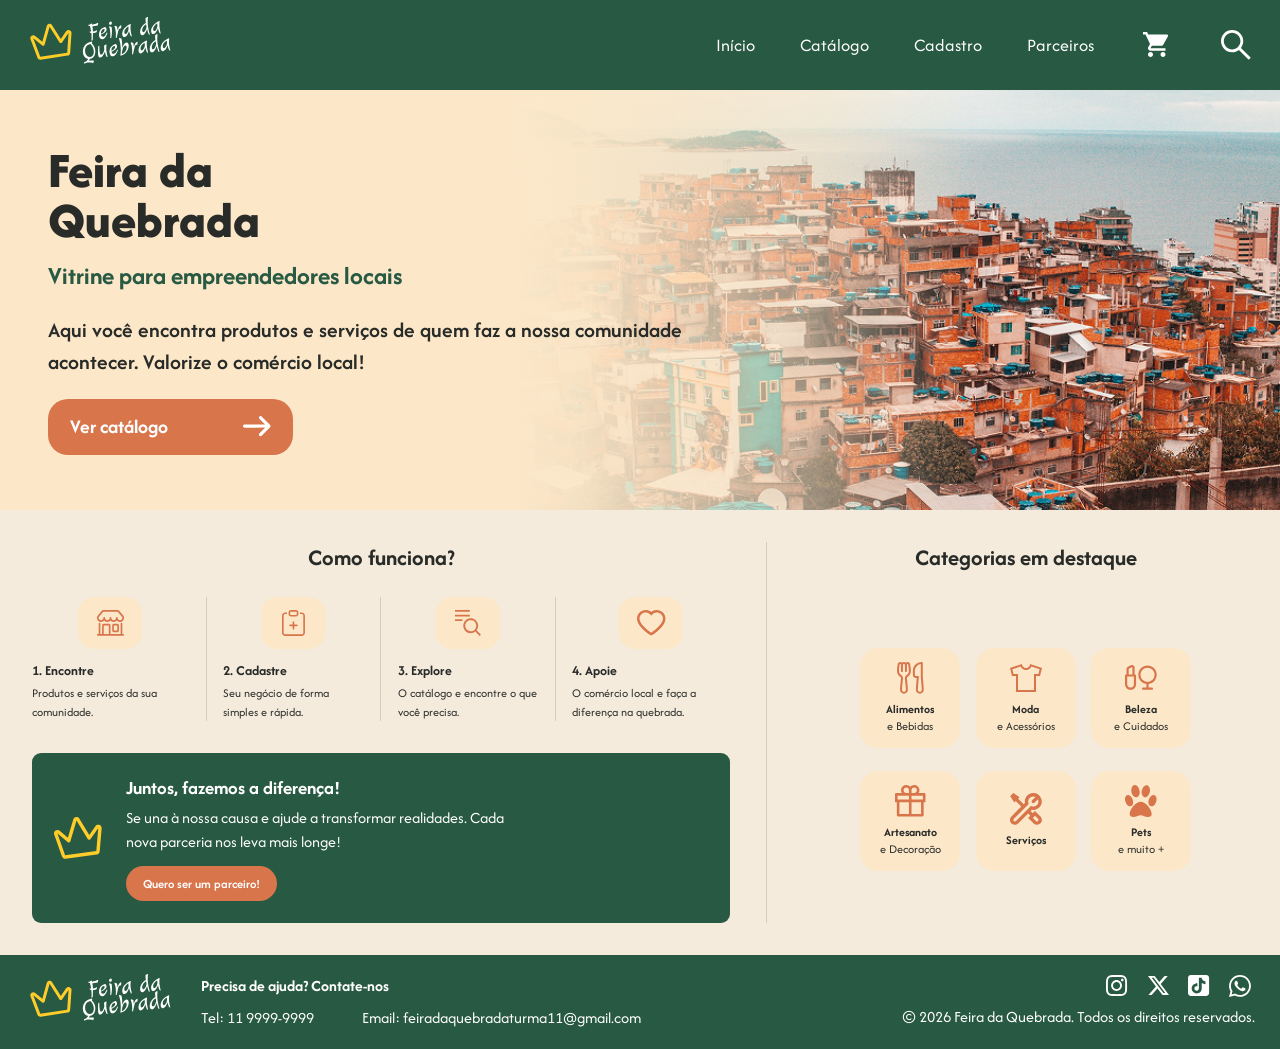
<file: index.html>
<!doctype html>
<html lang="pt-BR">
  <head>
    <meta charset="UTF-8" />
    <meta name="viewport" content="width=device-width, initial-scale=1.0" />
    <title>Feira da Quebrada</title>
    <meta
      name="description"
      content="Feira da Quebrada: descubra produtos, serviços e empreendedores locais em um catálogo digital que valoriza e fortalece o comércio da comunidade."
    />
    <link rel="icon" href="assets/icons/coroa.svg" type="svg" />
    <link rel="preconnect" href="https://fonts.googleapis.com" />
    <link rel="preconnect" href="https://fonts.gstatic.com" crossorigin />
    <link
      href="https://fonts.googleapis.com/css2?family=Afacad+Flux:wght@100..1000&family=Nunito:wght@200..1000&display=swap"
      rel="stylesheet"
    />
    <link rel="stylesheet" href="css/style.css" />
    <link rel="stylesheet" href="css/index.css" />
  </head>
  <body>
    <header id="cabecalho"></header>
    <main>
      <div class="container">
        <section class="introducao">
          <div class="introducao-imagem" aria-hidden="true"></div>
          <div class="introducao-conteudo">
            <h1>Feira da<br />Quebrada</h1>
            <h2>Vitrine para empreendedores locais</h2>
            <p>
              Aqui você encontra produtos e serviços de quem faz a nossa
              comunidade acontecer. Valorize o comércio local!
            </p>
            <a href="pages/catalogo.html" class="introducao-botao">
              <span>Ver catálogo</span>
              <img
                src="assets/icons/seta.svg"
                alt=""
                class="introducao-botao-icon"
                aria-hidden="true"
              />
            </a>
          </div>
        </section>
        <section class="info">
          <div class="info-inicio">
            <div class="como-funciona">
              <h2 class="titulo-secao">Como funciona?</h2>
              <div class="funcoes">
                <article class="funcao">
                  <div class="funcao-icon">
                    <img src="assets/icons/loja.svg" alt="" />
                  </div>
                  <h3>1. Encontre</h3>
                  <p>Produtos e serviços da sua comunidade.</p>
                </article>
                <article class="funcao">
                  <div class="funcao-icon">
                    <img src="assets/icons/prancheta.svg" alt="" />
                  </div>
                  <h3>2. Cadastre</h3>
                  <p>Seu negócio de forma simples e rápida.</p>
                </article>
                <article class="funcao">
                  <div class="funcao-icon">
                    <img src="assets/icons/explore.svg" alt="" />
                  </div>
                  <h3>3. Explore</h3>
                  <p>O catálogo e encontre o que você precisa.</p>
                </article>
                <article class="funcao">
                  <div class="funcao-icon">
                    <img src="assets/icons/coracao.svg" alt="" />
                  </div>
                  <h3>4. Apoie</h3>
                  <p>O comércio local e faça a diferença na quebrada.</p>
                </article>
              </div>
            </div>
            <div class="comunidade-banner">
              <img
                class="comunidade-banner-icon"
                src="assets/icons/coroa.svg"
                alt=""
              />
              <div class="comunidade-banner-conteudo">
                <h2>Juntos, fazemos a diferença!</h2>
                <p>
                  Se una à nossa causa e ajude a transformar realidades. Cada
                  nova parceria nos leva mais longe!
                </p>
                <a href="pages/parceiros.html" class="comunidade-banner-botao">
                  Quero ser um parceiro!
                </a>
              </div>
            </div>
          </div>
          <aside class="categorias-destaque">
            <h2 class="titulo-secao">Categorias em destaque</h2>
            <div class="categorias-grid">
              <a
                href="pages/catalogo.html?categoria=Alimentos%20e%20bebidas"
                class="categoria"
              >
                <div class="categoria-icon">
                  <img src="assets/icons/talher.svg" alt="" />
                </div>
                <h3>Alimentos</h3>
                <p>e Bebidas</p>
              </a>
              <a
                href="pages/catalogo.html?categoria=Moda%20e%20acess%C3%B3rios"
                class="categoria"
              >
                <div class="categoria-icon">
                  <img src="assets/icons/camisa.svg" alt="" />
                </div>
                <h3>Moda</h3>
                <p>e Acessórios</p>
              </a>
              <a
                href="pages/catalogo.html?categoria=Beleza%20e%20cuidados"
                class="categoria"
              >
                <div class="categoria-icon">
                  <img src="assets/icons/maquiagem.svg" alt="" />
                </div>
                <h3>Beleza</h3>
                <p>e Cuidados</p>
              </a>
              <a
                href="pages/catalogo.html?categoria=Artesanato%20e%20decora%C3%A7%C3%A3o"
                class="categoria"
              >
                <div class="categoria-icon">
                  <img src="assets/icons/presente.svg" alt="" />
                </div>
                <h3>Artesanato</h3>
                <p>e Decoração</p>
              </a>
              <a
                href="pages/catalogo.html?categoria=Servi%C3%A7os"
                class="categoria"
              >
                <div class="categoria-icon">
                  <img src="assets/icons/ferramenta.svg" alt="" />
                </div>
                <h3>Serviços</h3>
              </a>
              <a href="pages/catalogo.html?categoria=Pets" class="categoria">
                <div class="categoria-icon">
                  <img src="assets/icons/pet.svg" alt="" />
                </div>
                <h3>Pets</h3>
                <p>e muito +</p>
              </a>
            </div>
          </aside>
        </section>
      </div>
    </main>
    <footer id="rodape"></footer>
    <script type="module" src="js/script.js"></script>
  </body>
</html>
</file>
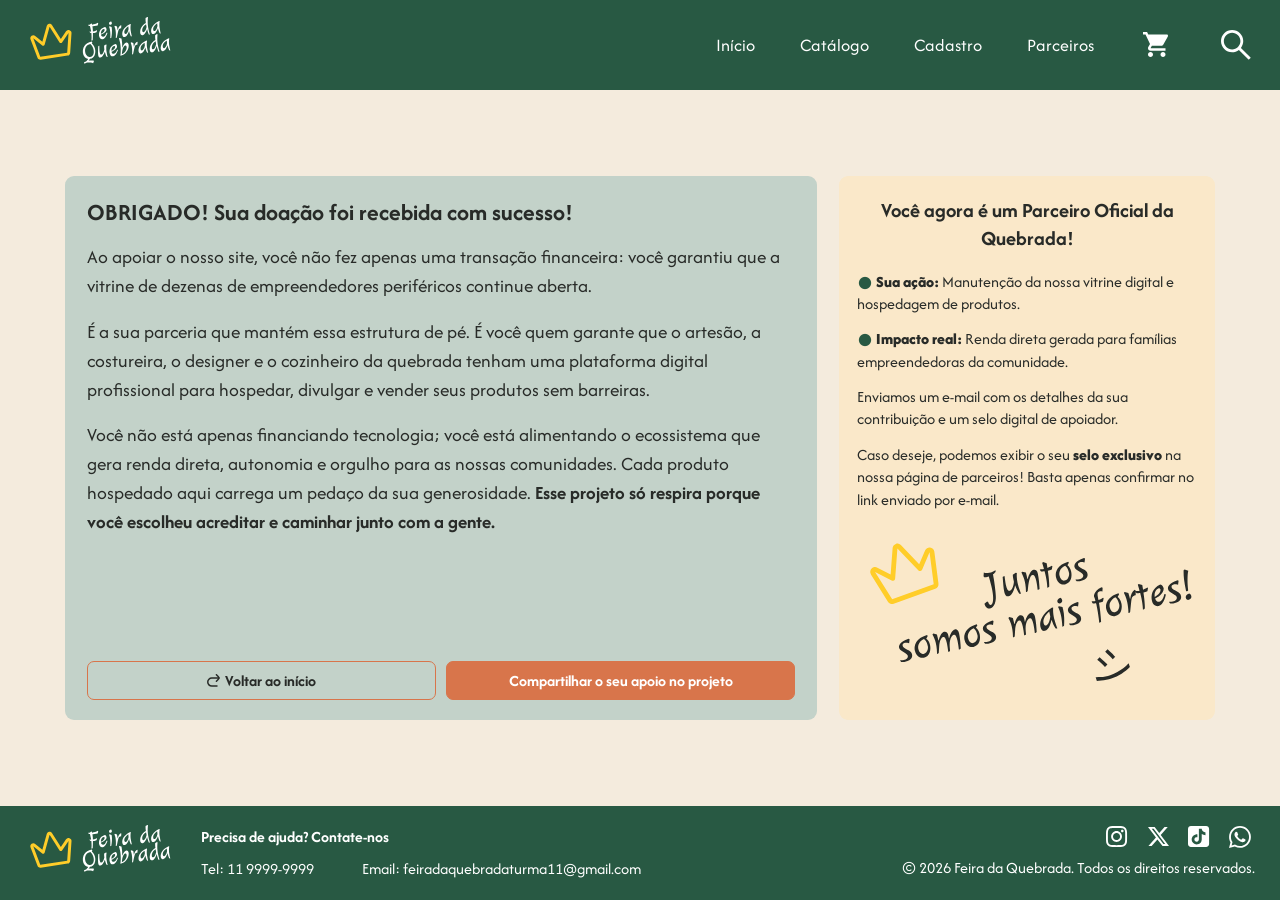
<file: pages/agradecimento.html>
<!doctype html>
<html lang="pt-BR">
  <head>
    <meta charset="UTF-8" />
    <meta name="viewport" content="width=device-width, initial-scale=1.0" />
    <title>Agradecimento pela sua contribuição | Feira da Quebrada</title>
    <meta
      name="description"
      content="Sua contribuição fortalece o comércio local e ajuda pequenos empreendedores da comunidade a divulgar seus produtos, conquistar clientes e transformar seus sonhos em realidade. Obrigado por fazer parte dessa iniciativa!"
    />
    <link rel="icon" href="/assets/icons/coroa.svg" type="svg" />
    <link rel="preconnect" href="https://fonts.googleapis.com" />
    <link rel="preconnect" href="https://fonts.gstatic.com" crossorigin />
    <link
      href="https://fonts.googleapis.com/css2?family=Afacad+Flux:wght@100..1000&family=Nunito:wght@200..1000&display=swap"
      rel="stylesheet"
    />
    <link rel="stylesheet" href="../css/style.css" />
    <link rel="stylesheet" href="../css/agradecimento.css" />
  </head>
  <body>
    <header id="cabecalho"></header>
    <main>
      <main class="pagina-obrigado">
        <section class="mensagem-obrigado">
          <div class="conteudo-obrigado">
            <h1>OBRIGADO! Sua doação foi recebida com sucesso!</h1>
            <p>
              Ao apoiar o nosso site, você não fez apenas uma transação
              financeira: você garantiu que a vitrine de dezenas de
              empreendedores periféricos continue aberta.
            </p>
            <p>
              É a sua parceria que mantém essa estrutura de pé. É você quem
              garante que o artesão, a costureira, o designer e o cozinheiro da
              quebrada tenham uma plataforma digital profissional para hospedar,
              divulgar e vender seus produtos sem barreiras.
            </p>
            <p>
              Você não está apenas financiando tecnologia; você está alimentando
              o ecossistema que gera renda direta, autonomia e orgulho para as
              nossas comunidades. Cada produto hospedado aqui carrega um pedaço
              da sua generosidade.
              <strong>
                Esse projeto só respira porque você escolheu acreditar e
                caminhar junto com a gente.
              </strong>
            </p>
          </div>
          <div class="acoes-obrigado">
            <a href="../index.html" class="botao-voltar">
              <img src="../assets/icons/voltar.svg" alt="" />
              <span>Voltar ao início</span>
            </a>
            <button
              type="button"
              class="botao-compartilhar"
              id="btnCompartilhar"
            >
              Compartilhar o seu apoio no projeto
            </button>
          </div>
        </section>
        <aside class="parceiro-oficial">
          <h2>Você agora é um Parceiro Oficial da Quebrada!</h2>
          <div class="beneficios-parceiro">
            <p>
              <span>●</span>
              <strong>Sua ação:</strong> Manutenção da nossa vitrine digital e
              hospedagem de produtos.
            </p>
            <p>
              <span>●</span>
              <strong>Impacto real:</strong> Renda direta gerada para famílias
              empreendedoras da comunidade.
            </p>
            <p>
              Enviamos um e-mail com os detalhes da sua contribuição e um selo
              digital de apoiador.
            </p>
            <p>
              Caso deseje, podemos exibir o seu
              <strong>selo exclusivo</strong> na nossa página de parceiros!
              Basta apenas confirmar no link enviado por e-mail.
            </p>
          </div>
          <div>
            <img src="../assets/icons/slogan.svg" alt="" class="icone-slogan" />
          </div>
        </aside>
      </main>
    </main>
    <footer id="rodape"></footer>
    <script type="module" src="../js/script.js"></script>
  </body>
</html>
</file>
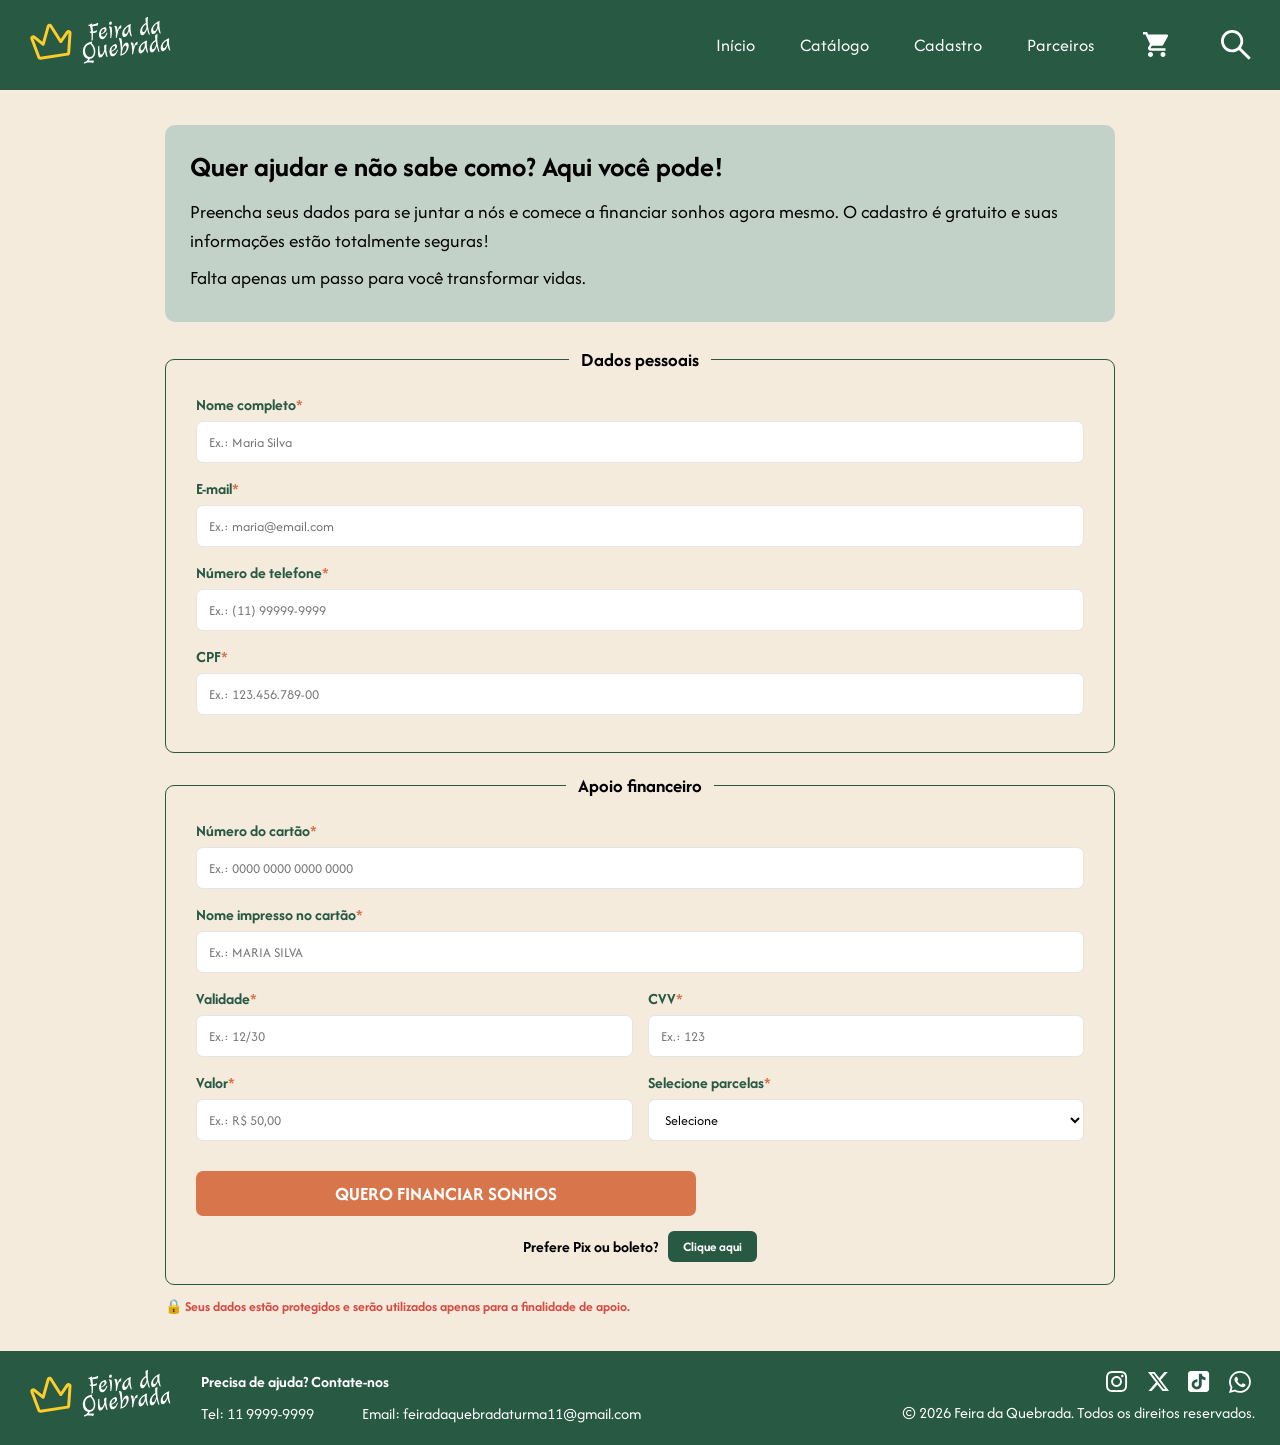
<file: pages/apoio.html>
<!doctype html>
<html lang="pt-BR">
  <head>
    <meta charset="UTF-8" />
    <meta name="viewport" content="width=device-width, initial-scale=1.0" />
    <title>Contribua com o Comércio Local | Feira da Quebrada</title>
    <meta
      name="description"
      content="Apoie a Feira da Quebrada e ajude pequenos empreendedores locais a crescer. Faça sua contribuição e fortaleça o comércio da comunidade."
    />
    <link rel="icon" href="/assets/icons/coroa.svg" type="svg" />
    <link rel="preconnect" href="https://fonts.googleapis.com" />
    <link rel="preconnect" href="https://fonts.gstatic.com" crossorigin />
    <link
      href="https://fonts.googleapis.com/css2?family=Afacad+Flux:wght@100..1000&family=Nunito:wght@200..1000&display=swap"
      rel="stylesheet"
    />
    <link rel="stylesheet" href="../css/style.css" />
    <link rel="stylesheet" href="../css/apoio.css" />
  </head>
  <body>
    <header id="cabecalho"></header>
    <main class="pagina-apoio">
      <section class="tela ativa">
        <div class="introducao">
          <h1>Quer ajudar e não sabe como? Aqui você pode!</h1>
          <p>
            Preencha seus dados para se juntar a nós e comece a financiar sonhos
            agora mesmo. O cadastro é gratuito e suas informações estão
            totalmente seguras!
          </p>
          <p>Falta apenas um passo para você transformar vidas.</p>
        </div>
        <form id="formulario-apoio">
          <fieldset class="grupo-formulario">
            <legend>Dados pessoais</legend>
            <div class="campo">
              <label for="nome">Nome completo<span>*</span></label>
              <input type="text" id="nome" placeholder="Ex.: Maria Silva" />
            </div>
            <div class="campo">
              <label for="email">E-mail<span>*</span></label>
              <input
                type="email"
                id="email"
                placeholder="Ex.: maria@email.com"
              />
            </div>
            <div class="campo">
              <label for="telefone">Número de telefone<span>*</span></label>
              <input
                type="tel"
                id="telefone"
                placeholder="Ex.: (11) 99999-9999"
              />
            </div>
            <div class="campo">
              <label for="cpf">CPF<span>*</span></label>
              <input type="text" id="cpf" placeholder="Ex.: 123.456.789-00" />
            </div>
          </fieldset>
          <fieldset class="grupo-formulario">
            <legend>Apoio financeiro</legend>
            <div id="apoio-cartao">
              <div class="campo">
                <label for="numero-cartao"
                  >Número do cartão<span>*</span></label
                >
                <input
                  type="text"
                  id="numero-cartao"
                  placeholder="Ex.: 0000 0000 0000 0000"
                />
              </div>
              <div class="campo">
                <label for="nome-cartao"
                  >Nome impresso no cartão<span>*</span></label
                >
                <input
                  type="text"
                  id="nome-cartao"
                  placeholder="Ex.: MARIA SILVA"
                />
              </div>
              <div class="campos-lado">
                <div class="campo">
                  <label for="validade">Validade<span>*</span></label>
                  <input type="text" id="validade" placeholder="Ex.: 12/30" />
                </div>
                <div class="campo">
                  <label for="cvv">CVV<span>*</span></label>
                  <input type="text" id="cvv" placeholder="Ex.: 123" />
                </div>
              </div>
              <div class="campos-lado">
                <div class="campo">
                  <label for="valor">Valor<span>*</span></label>
                  <input
                    type="text"
                    id="valor"
                    placeholder="Ex.: R$ 50,00"
                    inputmode="numeric"
                  />
                </div>
                <div class="campo">
                  <label for="parcelas">Selecione parcelas<span>*</span></label>
                  <select id="parcelas">
                    <option value="">Selecione</option>
                    <option value="1">1x</option>
                    <option value="2">2x</option>
                    <option value="3">3x</option>
                    <option value="4">4x</option>
                    <option value="5">5x</option>
                    <option value="6">6x</option>
                    <option value="10">10x</option>
                    <option value="12">12x</option>
                  </select>
                </div>
              </div>
              <a href="agradecimento.html" class="botao-principal">
                QUERO FINANCIAR SONHOS
              </a>
              <div class="alternativa">
                <span>Prefere Pix ou boleto?</span>
                <button type="button" id="botao-pix">Clique aqui</button>
              </div>
            </div>
            <div id="apoio-pix" class="oculto">
              <h2>Escolha uma forma de pagamento</h2>
              <div class="campo">
                <label for="valor-doacao">
                  Digite o valor da doação<span>*</span>
                </label>
                <input
                  type="text"
                  id="valor-doacao"
                  placeholder="Ex.: R$ 50,00"
                  inputmode="numeric"
                />
              </div>
              <div class="opcoes-pagamento">
                <div class="opcao">
                  <h3>Pix</h3>
                  <div class="grupo-codigo">
                    <div class="qr-code" aria-label="QR Code demonstrativo">
                      <div class="qr-padrao"></div>
                    </div>
                    <p>QR Code ilustrativo</p>
                  </div>
                  <div class="grupo-copiar">
                    <button
                      type="button"
                      class="botao-secundario-pix"
                      id="copiar-pix"
                    >
                      Copiar código Pix
                    </button>
                    <p class="mensagem-copiado" id="mensagem-pix"></p>
                  </div>
                </div>
                <div class="opcao">
                  <h3>Boleto</h3>
                  <div class="grupo-codigo">
                    <div
                      class="codigo-barras"
                      aria-label="Código de barras demonstrativo"
                    ></div>
                    <p>Código de barras ilustrativo</p>
                  </div>
                  <div class="grupo-copiar">
                    <button
                      type="button"
                      class="botao-secundario-barra"
                      id="copiar-boleto"
                    >
                      Copiar código de barras
                    </button>
                    <p class="mensagem-copiado" id="mensagem-boleto"></p>
                  </div>
                </div>
              </div>
              <p class="mensagem-pagamento">
                Esta é uma demonstração acadêmica. Os códigos apresentados são
                ilustrativos e não permitem realizar pagamentos.
              </p>
              <div class="voltar">
                <span>Prefere pagar com cartão?</span>
                <button type="button" id="botao-cartao">
                  Voltar para cartão
                </button>
              </div>
              <a href="agradecimento.html" class="botao-principal">CONTINUAR</a>
            </div>
          </fieldset>
        </form>
        <p class="aviso">
          🔒 Seus dados estão protegidos e serão utilizados apenas para a
          finalidade de apoio.
        </p>
      </section>
    </main>
    <footer id="rodape"></footer>
    <script type="module" src="../js/apoio.js"></script>
    <script type="module" src="../js/script.js"></script>
  </body>
</html>
</file>
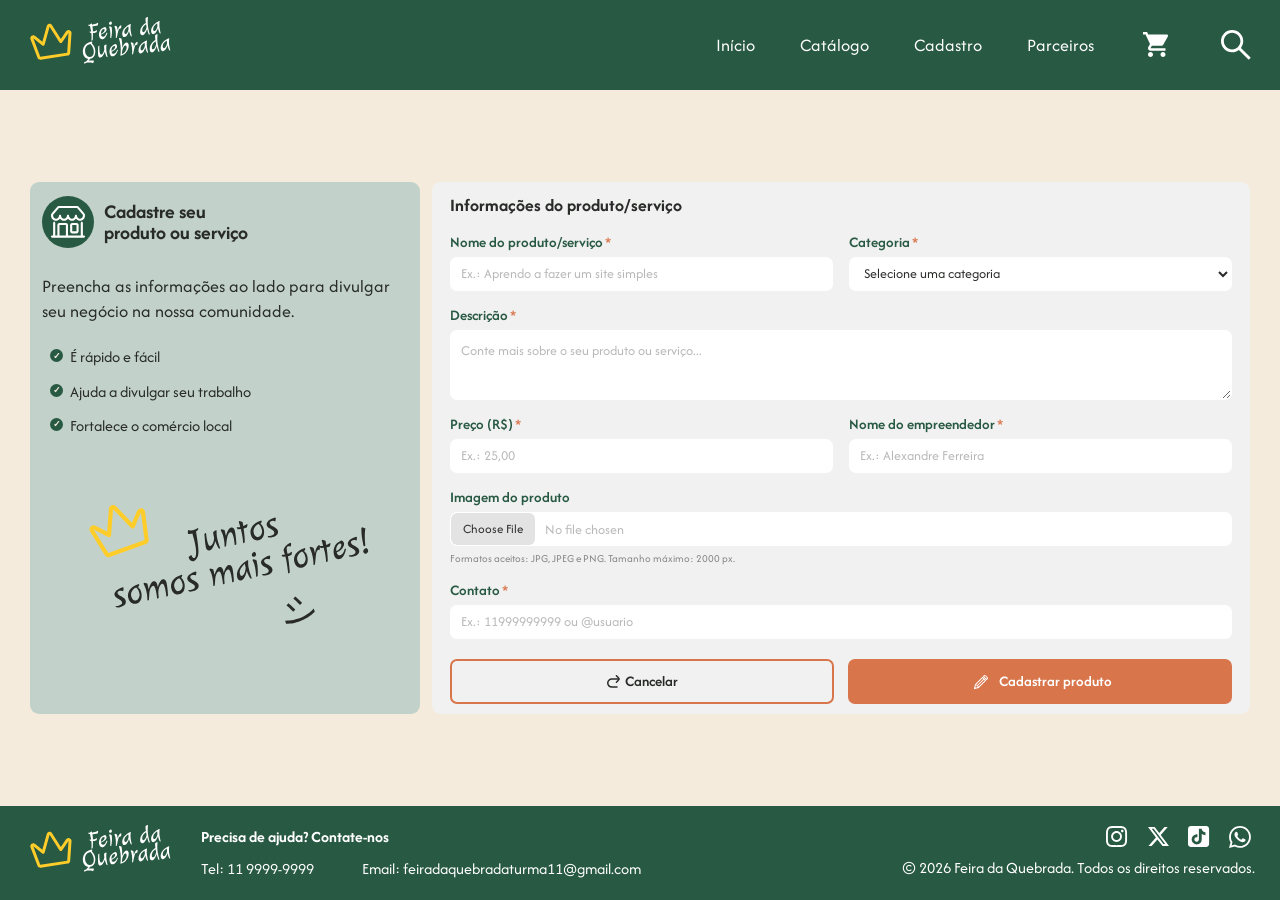
<file: pages/cadastro.html>
<!doctype html>
<html lang="en">
  <head>
    <meta charset="UTF-8" />
    <meta name="viewport" content="width=device-width, initial-scale=1.0" />
    <title>Cadastro de Produtos e Serviços | Feira da Quebrada</title>
    <meta
      name="description"
      content="Cadastre seus produtos ou serviços na Feira da Quebrada e divulgue seu negócio para a comunidade local."
    />
    <link rel="icon" href="/assets/icons/coroa.svg" type="svg" />
    <link rel="preconnect" href="https://fonts.googleapis.com" />
    <link rel="preconnect" href="https://fonts.gstatic.com" crossorigin />
    <link
      href="https://fonts.googleapis.com/css2?family=Afacad+Flux:wght@100..1000&family=Nunito:wght@200..1000&display=swap"
      rel="stylesheet"
    />
    <link rel="stylesheet" href="../css/style.css" />
    <link rel="stylesheet" href="../css/cadastro.css" />
  </head>
  <body>
    <header id="cabecalho"></header>
    <main class="cadastro">
      <section class="cadastro-apresentacao">
        <div class="cadastro-apresentacao-titulo">
          <div class="cadastro-icone-loja">
            <img src="../assets/icons/loja-cadastro.svg" alt="" />
          </div>
          <h1>Cadastre seu<br />produto ou serviço</h1>
        </div>
        <p class="cadastro-texto">
          Preencha as informações ao lado para divulgar seu negócio na nossa
          comunidade.
        </p>
        <ul class="cadastro-beneficios">
          <li>É rápido e fácil</li>
          <li>Ajuda a divulgar seu trabalho</li>
          <li>Fortalece o comércio local</li>
        </ul>
        <div class="cadastro-mensagem">
          <img src="../assets/icons/slogan.svg" alt="" />
        </div>
      </section>
      <section class="cadastro-formulario">
        <h2>Informações do produto/serviço</h2>
        <form id="form-cadastro-produto">
          <div class="cadastro-campos">
            <div class="campo">
              <label for="nome-produto">
                Nome do produto/serviço<span>*</span>
              </label>
              <input
                type="text"
                id="nome-produto"
                name="nome-produto"
                placeholder="Ex.: Aprendo a fazer um site simples"
              />
            </div>
            <div class="campo">
              <label for="categoria"> Categoria<span>*</span> </label>
              <select id="categoria" name="categoria">
                <option value="" selected disabled>
                  Selecione uma categoria
                </option>
                <option value="Alimentos e bebidas">Alimentos e bebidas</option>
                <option value="Moda e acessórios">Moda e acessórios</option>
                <option value="Beleza e cuidados">Beleza e cuidados</option>
                <option value="Artesanato e decoração">
                  Artesanato e decoração
                </option>
                <option value="Serviços">Serviços</option>
                <option value="Pets">Pets</option>
              </select>
            </div>
            <div class="campo campo-largo">
              <label for="descricao"> Descrição<span>*</span> </label>
              <textarea
                id="descricao"
                name="descricao"
                placeholder="Conte mais sobre o seu produto ou serviço..."
              ></textarea>
            </div>
            <div class="campo">
              <label for="preco"> Preço (R$)<span>*</span> </label>
              <input
                type="number"
                id="preco"
                name="preco"
                min="0"
                step="0.01"
                placeholder="Ex.: 25,00"
              />
            </div>
            <div class="campo">
              <label for="empreendedor">
                Nome do empreendedor<span>*</span>
              </label>
              <input
                type="text"
                id="empreendedor"
                name="empreendedor"
                placeholder="Ex.: Alexandre Ferreira"
              />
            </div>
            <div class="campo campo-largo">
              <label for="imagem-produto">Imagem do produto</label>
              <input
                type="file"
                id="imagem-produto"
                name="imagem-produto"
                accept=".jpg,.jpeg,.png"
              />
              <small
                >Formatos aceitos: JPG, JPEG e PNG. Tamanho máximo: 2000
                px.</small
              >
            </div>
            <div class="campo campo-largo">
              <label for="contato"> Contato<span>*</span> </label>
              <input
                type="tel"
                id="contato"
                name="contato"
                placeholder="Ex.: 11999999999 ou @usuario"
              />
            </div>
          </div>
          <div class="cadastro-acoes">
            <a href="catalogo.html" class="botao-cancelar">
              <img src="../assets/icons/voltar.svg" alt="" />
              <span>Cancelar</span>
            </a>
            <button
              type="button"
              class="botao-cadastrar"
              popovertarget="caixa-aprovacao"
            >
              <img src="../assets/icons/lapis.svg" alt="" />
              <span>Cadastrar produto</span>
            </button>
            <div id="caixa-aprovacao" class="caixa-popover" popover>
              <div class="popover-titulo">
                <img src="../assets/icons/coroa.svg" alt="" />
                <h2>Obrigado por escolher a nossa plataforma!</h2>
              </div>
              <div class="popover-mensagem">
                <p>
                  O cadastro do seu produto/serviço foi realizado com sucesso e
                  já está em fase de análise. Para garantir que você não perca
                  nenhum detalhe, fique atento à sua caixa de entrada (e à pasta
                  de spam, se for o caso).
                </p>
                <p>Em breve teremos novidades!</p>
              </div>
              <a href="../index.html" class="popover-voltar">
                Voltar ao início
              </a>
            </div>
          </div>
        </form>
      </section>
    </main>
    <footer id="rodape"></footer>
    <script type="module" src="../js/script.js"></script>
  </body>
</html>
</file>
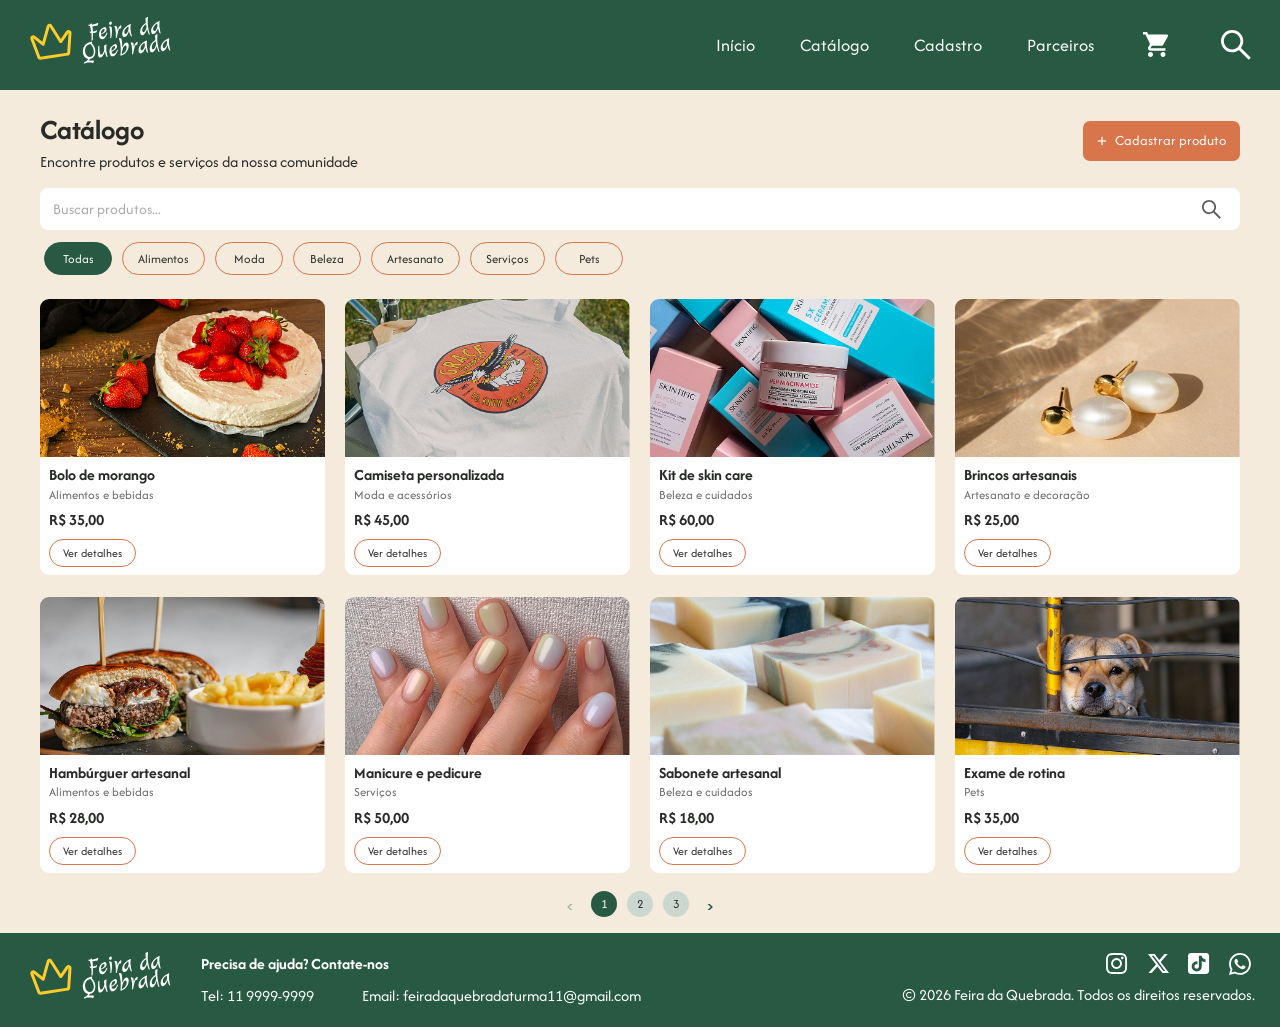
<file: pages/catalogo.html>
<!doctype html>
<html lang="pt-BR">
  <head>
    <meta charset="UTF-8" />
    <meta name="viewport" content="width=device-width, initial-scale=1.0" />
    <title>Catálogo de Produtos e Serviços | Feira da Quebrada</title>
    <meta
      name="description"
      content="Explore o catálogo da Feira da Quebrada e encontre produtos e serviços de empreendedores locais da sua comunidade."
    />
    <link rel="icon" href="/assets/icons/coroa.svg" type="svg" />
    <link rel="preconnect" href="https://fonts.googleapis.com" />
    <link rel="preconnect" href="https://fonts.gstatic.com" crossorigin />
    <link
      href="https://fonts.googleapis.com/css2?family=Afacad+Flux:wght@100..1000&family=Nunito:wght@200..1000&display=swap"
      rel="stylesheet"
    />
    <link rel="stylesheet" href="../css/style.css" />
    <link rel="stylesheet" href="../css/catalogo.css" />
  </head>
  <body>
    <header id="cabecalho"></header>
    <main class="catalogo">
      <div class="container">
        <section class="catalogo-cabecalho">
          <div class="catalogo-intro">
            <div>
              <h1>Catálogo</h1>
              <p>Encontre produtos e serviços da nossa comunidade</p>
            </div>
            <a href="cadastro.html" class="botao-cadastrar">
              <span aria-hidden="true">+</span>
              Cadastrar produto
            </a>
          </div>
          <form class="busca" role="search" id="form-busca">
            <input
              type="search"
              id="buscar-produtos"
              placeholder="Buscar produtos..."
              aria-label="Buscar produtos"
            />
            <button type="submit" aria-label="Pesquisar">
              <img src="../assets/icons/pesquisar.svg" alt="" />
            </button>
          </form>
          <nav class="filtros" aria-label="Filtrar produtos por categoria">
            <button class="filtro ativo" type="button" data-categoria="Todas">
              Todas
            </button>
            <button
              class="filtro"
              type="button"
              data-categoria="Alimentos e bebidas"
            >
              Alimentos
            </button>
            <button
              class="filtro"
              type="button"
              data-categoria="Moda e acessórios"
            >
              Moda
            </button>
            <button
              class="filtro"
              type="button"
              data-categoria="Beleza e cuidados"
            >
              Beleza
            </button>
            <button
              class="filtro"
              type="button"
              data-categoria="Artesanato e decoração"
            >
              Artesanato
            </button>
            <button class="filtro" type="button" data-categoria="Serviços">
              Serviços
            </button>
            <button class="filtro" type="button" data-categoria="Pets">
              Pets
            </button>
          </nav>
        </section>
        <section class="catalogo-conteudo" aria-label="Produtos disponíveis">
          <div class="produtos-grid" id="produtos-grid"></div>
          <p class="mensagem-vazia" id="mensagem-vazia" hidden>
            Nenhum produto encontrado.
          </p>
          <nav
            class="paginacao"
            id="paginacao"
            aria-label="Paginação do catálogo"
          >
            <button
              class="pagina-seta"
              id="pagina-anterior"
              type="button"
              aria-label="Página anterior"
            >
              ‹
            </button>
            <div class="paginas-numeros" id="paginas-numeros"></div>
            <button
              class="pagina-seta"
              id="pagina-proxima"
              type="button"
              aria-label="Próxima página"
            >
              ›
            </button>
          </nav>
        </section>
      </div>
    </main>
    <footer id="rodape"></footer>
    <script type="module" src="../js/catalogo.js"></script>
    <script type="module" src="../js/script.js"></script>
  </body>
</html>
</file>
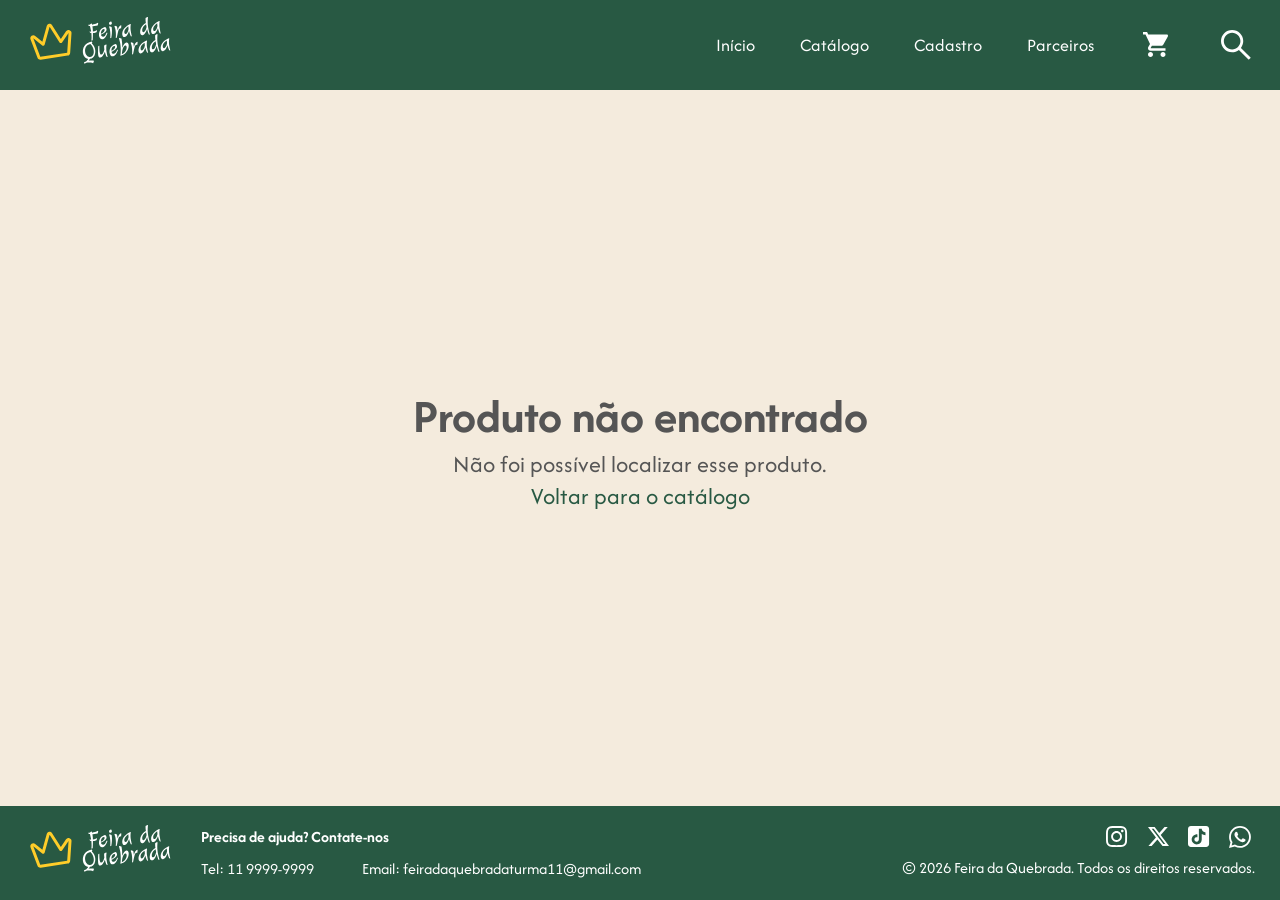
<file: pages/detalhes.html>
<!doctype html>
<html lang="pt-BR">
  <head>
    <meta charset="UTF-8" />
    <meta name="viewport" content="width=device-width, initial-scale=1.0" />
    <title>Detalhes de Produtos e Serviços | Feira da Quebrada</title>
    <meta
      name="description"
      content="Confira os detalhes dos produtos e serviços da Feira da Quebrada. Conheça os empreendedores da comunidade, explore as opções disponíveis e valorize o comércio local."
    />
    <link rel="icon" href="/assets/icons/coroa.svg" type="svg" />
    <link rel="preconnect" href="https://fonts.googleapis.com" />
    <link rel="preconnect" href="https://fonts.gstatic.com" crossorigin />
    <link
      href="https://fonts.googleapis.com/css2?family=Afacad+Flux:wght@100..1000&family=Nunito:wght@200..1000&display=swap"
      rel="stylesheet"
    />
    <link rel="stylesheet" href="../css/style.css" />
    <link rel="stylesheet" href="../css/detalhes.css" />
  </head>
  <body>
    <header id="cabecalho"></header>
    <main class="pagina-detalhes">
      <a href="catalogo.html" class="voltar-catalogo">
        <span class="seta-voltar">←</span>
        Voltar para o catálogo
      </a>
      <section class="detalhes-produto" id="detalhes-produto">
        <div class="galeria-produto">
          <img src="" alt="" class="imagem-principal" id="imagem-principal" />
          <div class="miniaturas" id="miniaturas"></div>
        </div>
        <div class="informacoes-produto">
          <h1 id="nome-produto"></h1>
          <span class="categoria-produto" id="categoria-produto"></span>
          <p class="preco-produto" id="preco-produto"></p>
          <p class="descricao-produto" id="descricao-produto"></p>
          <div class="informacao-item">
            <div class="icone-informacao">
              <img src="../assets/icons/usuario.svg" alt="" />
            </div>
            <div class="container-empreendedor">
              <span class="titulo-informacao">Empreendedor</span>
              <a
                href="#"
                class="empreendedor-nome"
                id="empreendedor-produto"
              ></a>
            </div>
          </div>
          <div class="informacao-item">
            <div class="icone-informacao">
              <img src="../assets/icons/telefone.svg" alt="" />
            </div>
            <div>
              <span class="titulo-informacao">Contato</span>
              <p id="contato-produto"></p>
            </div>
          </div>
          <div class="informacao-item">
            <div class="icone-informacao">
              <img src="../assets/icons/entrega.svg" alt="" />
            </div>
            <div>
              <span class="titulo-informacao">Entrega</span>
              <p id="entrega-produto"></p>
            </div>
          </div>
          <div class="acoes-produto">
            <a href="#" class="botao-editar" id="botao-editar">
              <img src="../assets/icons/lapis.svg" alt="" /> Editar
            </a>
            <button type="button" class="botao-excluir" id="botao-excluir">
              Excluir
            </button>
          </div>
        </div>
      </section>
      <aside class="dica-produto">
        <div class="icone-dica">
          <img src="../assets/icons/loja-detalhes.svg" alt="" />
        </div>
        <div class="texto-dica">
          <h2>Dica</h2>
          <p>
            Entre em contato com o empreendedor para confirmar a disponibilidade
            e o prazo de entrega.
          </p>
        </div>
      </aside>
    </main>
    <footer id="rodape"></footer>
    <script type="module" src="../js/detalhes.js"></script>
    <script type="module" src="../js/script.js"></script>
  </body>
</html>
</file>
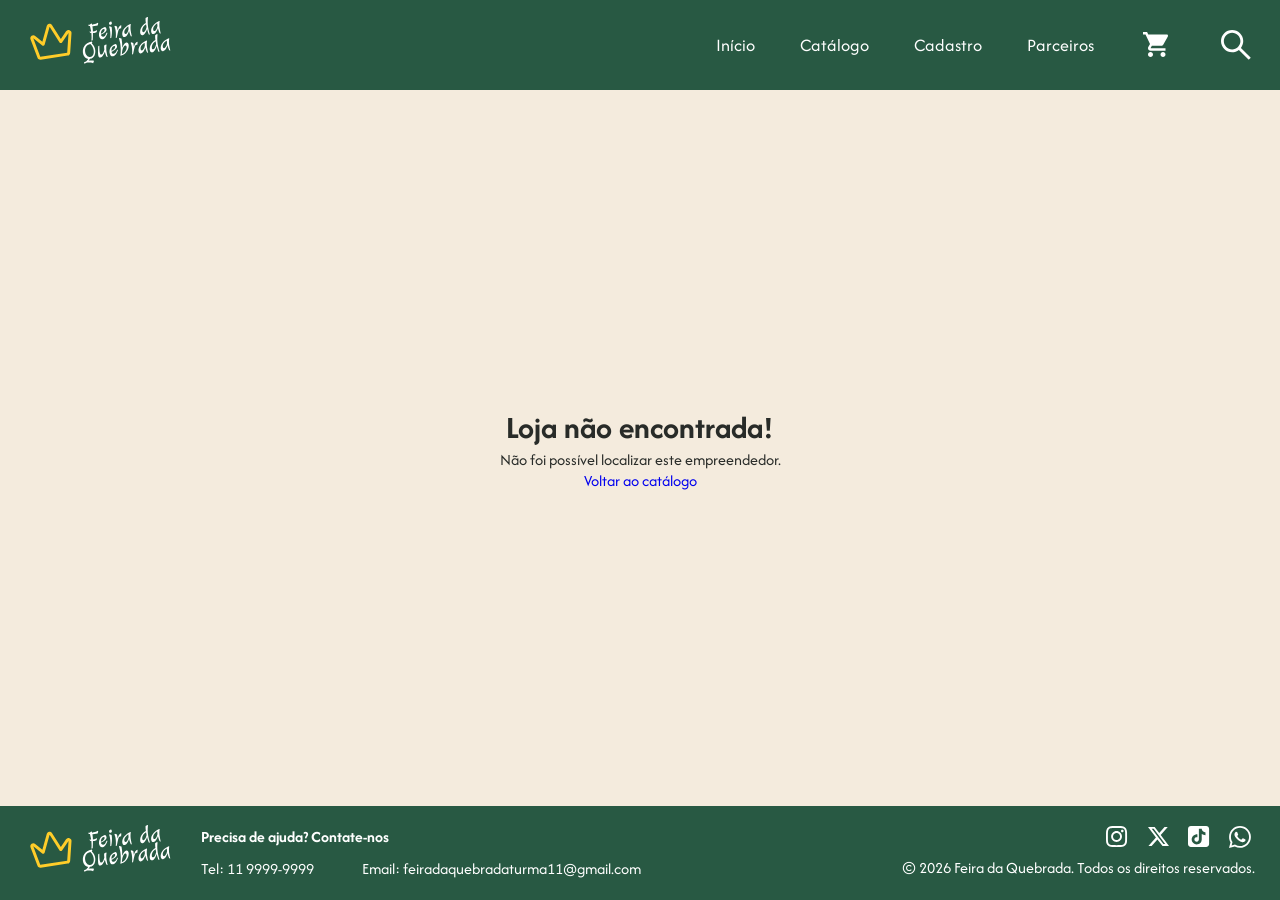
<file: pages/loja.html>
<!doctype html>
<html lang="pt-BR">
  <head>
    <meta charset="UTF-8" />
    <meta name="viewport" content="width=device-width, initial-scale=1.0" />
    <title>Detalhes do Empreendedor | Feira da Quebrada</title>
    <meta
      name="description"
      content="Confira os detalhes dos produtos e serviços da Feira da Quebrada. Conheça os empreendedores da comunidade, explore as opções disponíveis e valorize o comércio local."
    />
    <link rel="icon" href="/assets/icons/coroa.svg" type="svg" />
    <link rel="preconnect" href="https://fonts.googleapis.com" />
    <link rel="preconnect" href="https://fonts.gstatic.com" crossorigin />
    <link
      href="https://fonts.googleapis.com/css2?family=Afacad+Flux:wght@100..1000&family=Nunito:wght@200..1000&display=swap"
      rel="stylesheet"
    />
    <link rel="stylesheet" href="../css/style.css" />
    <link rel="stylesheet" href="../css/loja.css" />
  </head>
  <body>
    <header id="cabecalho"></header>
    <main class="pagina-loja">
      <div class="fundo">
        <section class="perfil-loja">
          <div class="cartao-perfil" id="cartao-perfil">
            <div class="identificacao-loja">
              <div class="empreendedor-vip">
                <img class="coroa" src="../assets/icons/coroa.svg" alt="" />
                <span class="selo-feira">Feito na quebrada</span>
                <img
                  class="img"
                  src=""
                  alt="Foto do empreendedor"
                  id="foto-empreendedor"
                />
              </div>
              <div>
                <h1 id="nome-loja"></h1>
                <p id="ultimo-acesso">Empreendedor da comunidade</p>
              </div>
            </div>
            <div class="acoes-perfil">
              <button type="button" id="botao-seguir">Redes Sociais</button>
              <button type="button" id="botao-contato">
                Entrar em contato
              </button>
            </div>
          </div>
          <div class="estatisticas-loja" id="estatisticas-loja">
            <span id="total-produtos"></span>
            <span id="total-pedidos"></span>
            <span id="total-seguidores"></span>
            <span id="total-seguindo"></span>
            <span id="avaliacao-loja"></span>
            <span id="tempo-loja"></span>
          </div>
        </section>
      </div>
      <section class="sobre-loja">
        <h2>Sobre Nós</h2>
        <p id="descricao-loja"></p>
        <p id="mensagem-loja"></p>
      </section>
      <section class="produtos-loja">
        <h2 id="titulo-produtos">Conheça nossos produtos!</h2>
        <div class="lista-produtos-loja" id="lista-produtos-loja"></div>
        <p class="sem-produtos" id="sem-produtos">
          Este empreendedor ainda não cadastrou produtos.
        </p>
      </section>
      <section class="explorar-loja">
        <div class="contato-loja">
          <h2>Não encontrou o que procurava?</h2>
          <p>
            Faça encomendas personalizadas com a gente! Consulte a
            disponibilidade.
          </p>
          <button type="button" id="botao-whatsapp">
            Me mande uma mensagem
            <img src="../assets/icons/whatsapp.svg" alt="" />
          </button>
        </div>
        <div class="voltar-catalogo">
          <h2>Continue explorando!</h2>
          <a href="catalogo.html"> Voltar ao catálogo </a>
        </div>
      </section>
    </main>
    <footer id="rodape"></footer>
    <script type="module" src="../js/loja.js"></script>
    <script type="module" src="../js/script.js"></script>
  </body>
</html>
</file>
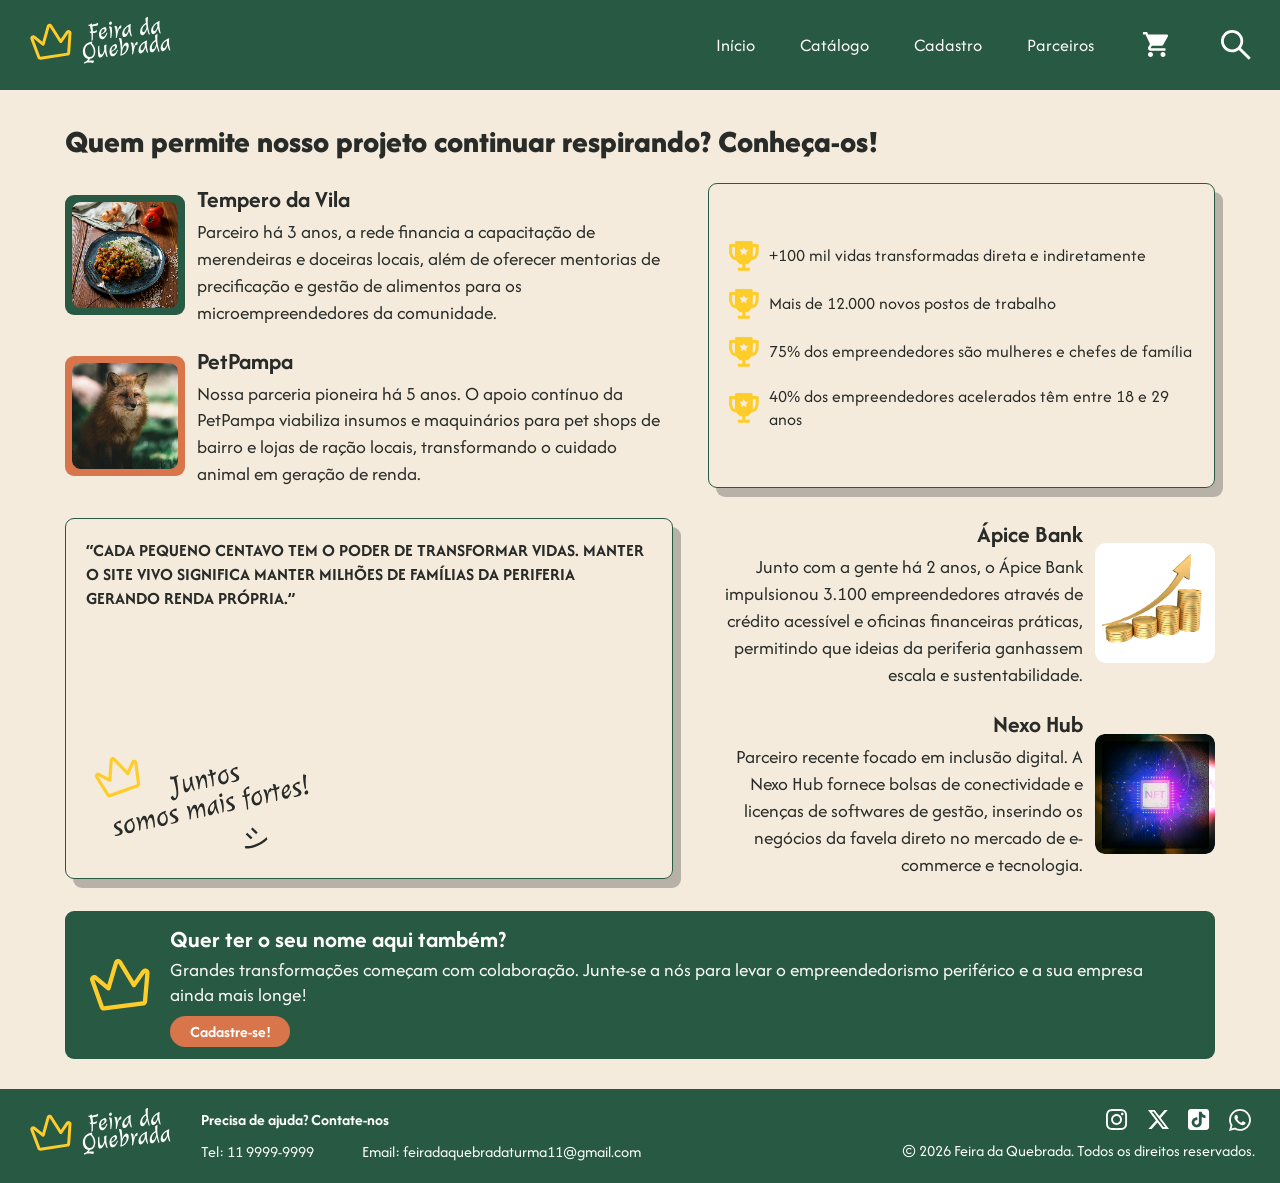
<file: pages/parceiros.html>
<!doctype html>
<html lang="pt-BR">
  <head>
    <meta charset="UTF-8" />
    <meta name="viewport" content="width=device-width, initial-scale=1.0" />
    <title>Nossos Parceiros | Feira da Quebrada</title>
    <meta
      name="description"
      content="Conheça as empresas e iniciativas que apoiam a Feira da Quebrada. Juntos, fortalecemos o empreendedorismo periférico, geramos oportunidades e transformamos a realidade de pequenos empreendedores locais."
    />
    <link rel="icon" href="/assets/icons/coroa.svg" type="svg" />
    <link rel="preconnect" href="https://fonts.googleapis.com" />
    <link rel="preconnect" href="https://fonts.gstatic.com" crossorigin />
    <link
      href="https://fonts.googleapis.com/css2?family=Afacad+Flux:wght@100..1000&family=Nunito:wght@200..1000&display=swap"
      rel="stylesheet"
    />
    <link rel="stylesheet" href="../css/style.css" />
    <link rel="stylesheet" href="../css/parceiros.css" />
  </head>
  <body>
    <header id="cabecalho"></header>
    <main class="pagina-parceiros">
      <h1 class="titulo-parceiros">
        Quem permite nosso projeto continuar respirando? Conheça-os!
      </h1>
      <section class="conteudo-parceiros">
        <div class="lista-parceiros">
          <article class="parceiro">
            <div class="imagem-parceiro imagem-tempero">
              <img
                src="../assets/img/tempero-da-vila.png"
                alt="Prato preparado pelo Tempero da Vila"
              />
            </div>
            <div class="descricao-parceiro">
              <h2>Tempero da Vila</h2>
              <p>
                Parceiro há 3 anos, a rede financia a capacitação de merendeiras
                e doceiras locais, além de oferecer mentorias de precificação e
                gestão de alimentos para os microempreendedores da comunidade.
              </p>
            </div>
          </article>
          <article class="parceiro">
            <div class="imagem-parceiro imagem-petpampa">
              <img
                src="../assets/img/petpampa.png"
                alt="Animal atendido pela PetPampa"
              />
            </div>
            <div class="descricao-parceiro">
              <h2>PetPampa</h2>
              <p>
                Nossa parceria pioneira há 5 anos. O apoio contínuo da PetPampa
                viabiliza insumos e maquinários para pet shops de bairro e lojas
                de ração locais, transformando o cuidado animal em geração de
                renda.
              </p>
            </div>
          </article>
        </div>
        <aside class="impacto-parceiros">
          <ul>
            <li>
              <img src="../assets/icons/trofeu.svg" alt="" />
              <p>+100 mil vidas transformadas direta e indiretamente</p>
            </li>
            <li>
              <img src="../assets/icons/trofeu.svg" alt="" />
              <p>Mais de 12.000 novos postos de trabalho</p>
            </li>
            <li>
              <img src="../assets/icons/trofeu.svg" alt="" />
              <p>75% dos empreendedores são mulheres e chefes de família</p>
            </li>
            <li>
              <img src="../assets/icons/trofeu.svg" alt="" />
              <p>40% dos empreendedores acelerados têm entre 18 e 29 anos</p>
            </li>
          </ul>
        </aside>
        <section class="depoimento-parceiros">
          <p class="texto-depoimento">
            “CADA PEQUENO CENTAVO TEM O PODER DE TRANSFORMAR VIDAS. MANTER O
            SITE VIVO SIGNIFICA MANTER MILHÕES DE FAMÍLIAS DA PERIFERIA GERANDO
            RENDA PRÓPRIA.”
          </p>
          <div class="assinatura-depoimento">
            <img src="../assets/icons/slogan.svg" alt="" />
          </div>
        </section>
        <div class="outros-parceiros">
          <article class="parceiro-secundario">
            <div class="descricao-secundaria">
              <h2>Ápice Bank</h2>
              <p>
                Junto com a gente há 2 anos, o Ápice Bank impulsionou 3.100
                empreendedores através de crédito acessível e oficinas
                financeiras práticas, permitindo que ideias da periferia
                ganhassem escala e sustentabilidade.
              </p>
            </div>
            <div class="logo-parceiro">
              <img
                src="../assets/img/apice-bank.png"
                alt="Logo do Ápice Bank"
              />
            </div>
          </article>
          <article class="parceiro-secundario">
            <div class="descricao-secundaria">
              <h2>Nexo Hub</h2>
              <p>
                Parceiro recente focado em inclusão digital. A Nexo Hub fornece
                bolsas de conectividade e licenças de softwares de gestão,
                inserindo os negócios da favela direto no mercado de e-commerce
                e tecnologia.
              </p>
            </div>
            <div class="logo-parceiro">
              <img src="../assets/img/nexo-hub.png" alt="Logo da Nexo Hub" />
            </div>
          </article>
        </div>
      </section>
      <section class="chamada-parceiros">
        <img src="../assets/icons/coroa.svg" alt="" class="icone-chamada" />
        <div class="conteudo-chamada">
          <h2>Quer ter o seu nome aqui também?</h2>
          <p>
            Grandes transformações começam com colaboração. Junte-se a nós para
            levar o empreendedorismo periférico e a sua empresa ainda mais
            longe!
          </p>
          <a href="apoio.html" class="botao-cadastro-parceiro">
            Cadastre-se!
          </a>
        </div>
      </section>
    </main>
    <footer id="rodape"></footer>
    <script type="module" src="../js/script.js"></script>
  </body>
</html>
</file>
<file: css/style.css>
:root {
  --verde: #285943;
  --creme: #f4ebdd;
  --terracota: #d8754b;
  --terrahover: #bd603b;
  --grafite: #282b28;
  --destaque: #fce8c9;
  --destaquehover: #f8ddb5;
}

* {
  margin: 0;
  padding: 0;
  box-sizing: border-box;
  text-decoration: none;
  list-style: none;
  font-family: "Afacad Flux", sans-serif;
}

html,
body {
  height: 100%;
}

body {
  background-color: var(--creme);
  display: flex;
  flex-direction: column;
}

main {
  flex: 1;
  background-color: var(--creme);
  align-content: center;
}

#cabecalho {
  background-color: var(--verde);
}

.container {
  max-width: 1440px;
  margin: 0 auto;
  width: 100%;
}

.container-cabecalho {
  display: flex;
  position: sticky;
  top: 0;
  justify-content: space-between;
  align-items: center;
  padding: 15px 25px;
  z-index: 1000;
  max-width: 1440px;
  margin: 0 auto;
}

.navegacao ul {
  display: flex;
  gap: 45px;
  align-items: center;
}

.navegacao ul a {
  display: inline-block;
  color: #fff;
  font-size: 18px;
  transition:
    transform 0.3s ease,
    color 0.2s ease;
}

.navegacao ul a:hover {
  text-decoration: underline;
  text-underline-offset: 4px;
  transform: scale(1.05);
  color: var(--creme);
}

.btn-icone {
  display: inline-flex;
  justify-content: center;
  align-items: center;
  background: transparent;
  border: none;
  cursor: pointer;
  padding: 4px;
  transition: transform 0.2s ease;
}

.btn-icone:hover {
  transform: scale(1.1);
}

#rodape {
  background-color: var(--verde);
}

.rodape {
  max-width: 1440px;
  margin: 0 auto;
  width: 100%;
  color: #ffffff;
  font-size: 1rem;
  display: grid;
  align-items: center;
  grid-template-columns: 1fr 3fr 3fr;
  padding: 15px 25px;
}

.rodape a {
  color: #ffffff;
  text-decoration: none;
}

.rodape .contato a:hover {
  text-decoration: underline;
}

.dados {
  line-height: 2rem;
}

.ajuda {
  font-weight: 700;
}

.contato {
  display: flex;
  align-items: center;
  gap: 3rem;
}

.btn-icon-rodape {
  display: inline-flex;
  justify-content: center;
  align-items: center;
  background: transparent;
  border: none;
  cursor: pointer;
  padding: 4px;
  transition: transform 0.2s ease;
}

.btn-icon-rodape:hover {
  transform: scale(1.1);
}

.icons {
  display: inline-flex;
  gap: 0.7rem;
}

.redes-sociais-e-direitos {
  display: flex;
  flex-direction: column;
  line-height: 2rem;
  align-items: flex-end;
}

.caixa-popover {
  position: fixed;
  inset: 0;
  margin: auto;
  width: calc(100% - 32px);
  max-width: 50%;
  height: fit-content;
  box-sizing: border-box;
  padding: 1rem;
  border: none;
  border-radius: 12px;
  background-color: var(--verde);
  color: #ffffff;
  box-shadow: 6px 7px 0 rgba(40, 43, 40, 0.3);
}

.caixa-popover::backdrop {
  background-color: rgba(40, 43, 40, 0.45);
}

.popover-titulo {
  display: flex;
  align-items: center;
  gap: 9px;
  margin-bottom: 1rem;
}

.popover-titulo img {
  width: 3rem;
  height: 3rem;
  flex-shrink: 0;
  object-fit: contain;
}

.popover-titulo h2 {
  margin: 0;
  font-size: 1.75rem;
  line-height: 1.4;
  font-weight: 700;
}

.popover-mensagem {
  font-size: 1.2rem;
  line-height: 1.55;
}

.popover-mensagem p {
  margin: 0 0 20px;
}

.popover-mensagem p:last-child {
  margin-bottom: 3rem;
}

.popover-voltar {
  display: flex;
  align-items: center;
  justify-content: center;
  width: 50%;
  min-height: 1.5rem;
  margin: 0 auto;
  padding: 5px 10px;
  box-sizing: border-box;
  border-radius: 20px;
  background-color: var(--terracota);
  color: #ffffff;
  font-size: 1.25rem;
  font-weight: 600;
  text-decoration: none;
  text-align: center;
  transition: background-color 0.2s ease;
}

.popover-voltar:hover {
  background-color: var(--terrahover);
}

@media (max-width: 1024px) {
  .container-cabecalho {
    padding: 14px 20px;
  }

  .navegacao ul {
    gap: 24px;
  }

  .navegacao ul a {
    font-size: 17px;
  }

  .rodape {
    grid-template-columns: 1fr 2fr;
    gap: 24px;
    padding: 24px;
  }

  .logo-rodape {
    grid-row: span 2;
  }

  .contato {
    flex-wrap: wrap;
    gap: 4px 24px;
  }

  .redes-sociais-e-direitos {
    align-items: flex-start;
  }
}

@media (max-width: 768px) {
  .container-cabecalho {
    flex-wrap: wrap;
    gap: 14px;
    padding: 14px 20px;
  }

  .logo img {
    display: block;
    max-width: 150px;
    max-height: 48px;
    width: auto;
    height: auto;
  }

  .navegacao {
    min-width: 0;
  }

  .navegacao ul {
    gap: 18px;
  }

  .navegacao ul a {
    font-size: 16px;
  }

  .btn-icone img {
    display: block;
    width: 23px;
    height: 23px;
    object-fit: contain;
  }

  .rodape {
    grid-template-columns: 1fr;
    justify-items: center;
    gap: 20px;
    text-align: center;
  }

  .logo-rodape {
    grid-row: auto;
  }

  .logo-rodape img {
    display: block;
    max-width: 180px;
    max-height: 60px;
    width: auto;
    height: auto;
  }

  .dados {
    max-width: 100%;
    line-height: 1.8;
  }

  .contato {
    flex-direction: column;
    align-items: center;
    gap: 4px;
  }

  .contato p,
  .contato a {
    overflow-wrap: anywhere;
  }

  .redes-sociais-e-direitos {
    align-items: center;
    line-height: 1.8;
  }

  .direitos-autorais p {
    font-size: 0.85rem;
  }

  .caixa-popover {
    max-width: 80%;
  }
}

@media (max-width: 520px) {
  .popover-voltar {
    width: fit-content;
  }
}

@media (max-width: 480px) {
  .container-cabecalho {
    flex-direction: column;
    justify-content: center;
    gap: 12px;
    padding: 12px 14px;
  }

  .logo img {
    max-height: 42px;
  }

  .navegacao {
    width: 100%;
  }

  .navegacao ul {
    justify-content: center;
    flex-wrap: wrap;
    gap: 12px 18px;
  }

  .navegacao ul a {
    font-size: 15px;
  }

  .btn-icone {
    padding: 2px;
  }

  .btn-icone img {
    width: 21px;
    height: 21px;
  }

  .rodape {
    padding: 26px 18px;
    gap: 18px;
    font-size: 0.9rem;
  }

  .ajuda {
    font-size: 1rem;
  }

  .dados {
    line-height: 1.7;
  }

  .contato {
    gap: 6px;
  }

  .icons {
    gap: 12px;
  }

  .btn-icon-rodape img {
    display: block;
    width: 24px;
    height: 24px;
    object-fit: contain;
  }

  .direitos-autorais p {
    max-width: 300px;
    font-size: 0.8rem;
    line-height: 1.5;
  }
}

@media (max-width: 360px) {
  .navegacao ul {
    gap: 10px 13px;
  }

  .navegacao ul a {
    font-size: 14px;
  }

  .caixa-popover {
    max-width: 280px;
    padding: 19px;
  }

  .popover-titulo h2 {
    font-size: 13px;
  }

  .popover-mensagem {
    font-size: 12px;
  }

  .popover-voltar {
    font-size: 12px;
    min-height: 30px;
  }
}
</file>
<file: css/index.css>
.introducao {
  position: relative;
  display: flex;
  align-items: center;
  color: var(--grafite);
  min-height: 420px;
  padding: 32px 48px;
  overflow: hidden;
  background-color: var(--destaque);
}

.introducao-imagem {
  position: absolute;
  inset: 0 0 0 40%;
  background-image:
    linear-gradient(
      to right,
      var(--destaque) 0%,
      rgba(252, 232, 201, 0.95) 10%,
      rgba(252, 232, 201, 0.55) 40%,
      rgba(252, 232, 201, 0) 60%
    ),
    url("../assets/img/comunidade.png");
  background-size: cover;
  background-position: center;
  background-repeat: no-repeat;
}

.introducao-conteudo {
  position: relative;
  z-index: 1;
  width: 55%;
  max-width: 680px;
}

.introducao-conteudo h1 {
  font-size: clamp(2.5rem, 4vw, 3.5rem);
  font-weight: 800;
  line-height: 0.98;
  margin-bottom: 14px;
}

.introducao-conteudo h2 {
  color: var(--verde);
  font-size: clamp(1.2rem, 2vw, 1.9rem);
  font-weight: 700;
  line-height: 1.25;
  margin-bottom: 22px;
}

.introducao-conteudo p {
  max-width: 650px;
  font-size: clamp(1.05rem, 1.7vw, 1.65rem);
  font-weight: 600;
  line-height: 1.5;
  margin-bottom: 20px;
}

.introducao-botao {
  display: inline-flex;
  align-items: center;
  justify-content: space-between;
  gap: 24px;
  min-width: 245px;
  padding: 14px 22px;
  background-color: var(--terracota);
  color: #fff;
  text-decoration: none;
  font-size: 1.25rem;
  font-weight: 700;
  border-radius: 20px;
  transition:
    background-color 0.3s ease,
    transform 0.3s ease;
}

.introducao-botao-icon {
  display: block;
  width: 28px;
  height: 28px;
  flex-shrink: 0;
  object-fit: contain;
}

.introducao-botao:hover {
  background-color: var(--terrahover);
  transform: translateY(-2px);
}

.info {
  display: grid;
  grid-template-columns: minmax(0, 1.45fr) minmax(280px, 1fr);
  gap: clamp(20px, 3vw, 36px);
  padding: clamp(20px, 3vw, 32px);
  background-color: var(--creme);
  color: var(--grafite);
  align-items: stretch;
}

.info-inicio {
  display: flex;
  flex-direction: column;
  justify-content: space-between;
  gap: clamp(24px, 3vw, 32px);
  min-width: 0;
}

.titulo-secao {
  margin-bottom: clamp(16px, 2vw, 24px);
  font-size: clamp(1.25rem, 1.8vw, 1.8rem);
  font-weight: 700;
  text-align: center;
  overflow-wrap: break-word;
}

.como-funciona {
  min-width: 0;
}

.funcoes {
  display: grid;
  grid-template-columns: repeat(4, minmax(0, 1fr));
}

.funcao {
  display: flex;
  flex-direction: column;
  align-items: stretch;
  min-width: 0;
  padding-inline: clamp(8px, 1.3vw, 20px);
  border-right: 1px solid #d7ccbc;
}

.funcao:first-child {
  padding-left: 0;
}

.funcao:last-child {
  padding-right: 0;
  border-right: none;
}

.funcao-icon {
  display: flex;
  align-items: center;
  justify-content: center;
  align-self: center;
  width: clamp(44px, 5vw, 66px);
  aspect-ratio: 1.22;
  margin-bottom: clamp(8px, 1vw, 12px);
  border-radius: clamp(12px, 1.3vw, 16px);
  background-color: var(--destaque);
  flex-shrink: 0;
}

.funcao-icon img {
  width: 50%;
  height: 50%;
  object-fit: contain;
}

.funcao h3 {
  margin-bottom: 4px;
  font-size: clamp(0.8rem, 1.1vw, 1.1rem);
  font-weight: 700;
  overflow-wrap: break-word;
}

.funcao p {
  max-width: 100%;
  font-size: clamp(0.75rem, 0.95vw, 1rem);
  line-height: 1.5;
  overflow-wrap: break-word;
}

.comunidade-banner {
  display: flex;
  align-items: center;
  gap: clamp(12px, 2vw, 24px);
  min-width: 0;
  padding: clamp(16px, 2vw, 22px);
  border-radius: 9px;
  background-color: var(--verde);
  color: #ffffff;
}

.comunidade-banner-icon {
  flex-shrink: 0;
  width: clamp(32px, 4vw, 48px);
  aspect-ratio: 1;
  object-fit: contain;
}

.comunidade-banner-conteudo {
  min-width: 0;
}

.comunidade-banner-conteudo h2 {
  margin-bottom: 6px;
  font-size: clamp(1rem, 1.5vw, 1.8rem);
  overflow-wrap: break-word;
}

.comunidade-banner-conteudo p {
  max-width: 390px;
  margin-bottom: 12px;
  font-size: clamp(0.8rem, 2vw, 1rem);
  line-height: 1.5;
}

.comunidade-banner-botao {
  display: inline-flex;
  align-items: center;
  justify-content: center;
  max-width: 100%;
  padding: 9px clamp(12px, 1.5vw, 17px);
  border-radius: 24px;
  background-color: var(--terracota);
  color: #ffffff;
  font-size: clamp(0.8rem, 1vw, 1rem);
  font-weight: 600;
  text-align: center;
  text-decoration: none;
  overflow-wrap: break-word;
  transition: background-color 0.2s ease;
  border: none;
}

.comunidade-banner-botao:hover {
  background-color: var(--terrahover);
}

.comunidade-banner-botao:focus-visible {
  outline: 3px solid #ffffff;
  outline-offset: 3px;
}

.categorias-destaque {
  display: flex;
  flex-direction: column;
  align-self: stretch;
  min-width: 0;
  padding-left: clamp(20px, 3vw, 36px);
  border-left: 1px solid #d7ccbc;
}

.categorias-destaque .titulo-secao {
  flex-shrink: 0;
}

.categorias-grid {
  display: grid;
  grid-template-columns: repeat(3, minmax(100px, 1fr));
  gap: clamp(12px, 1.8vw, 24px) clamp(8px, 1.2vw, 16px);
  justify-content: center;
  margin-inline: auto;
  margin-block: auto;
  margin-block: auto;
}

.categoria {
  display: flex;
  flex-direction: column;
  align-items: center;
  justify-content: center;
  min-width: 0;
  min-height: clamp(82px, 8vw, 100px);
  padding: 10px 5px;
  border-radius: clamp(12px, 1.5vw, 18px);
  background-color: var(--destaque);
  color: var(--grafite);
  text-align: center;
  text-decoration: none;
  transition:
    transform 0.2s ease,
    background-color 0.2s ease;
}

.categoria:hover {
  transform: translateY(-3px);
  background-color: var(--destaquehover);
}

.categoria-icon {
  display: flex;
  align-items: center;
  justify-content: center;
  margin-bottom: 7px;
}

.categoria-icon img {
  width: clamp(24px, 2.5vw, 32px);
  aspect-ratio: 1;
  object-fit: contain;
}

.categoria h3,
.categoria p {
  max-width: 100%;
  font-size: clamp(0.75rem, 0.95vw, 1rem);
  line-height: 1.4;
  overflow-wrap: break-word;
}

.categoria h3 {
  font-weight: 700;
}

.categoria p {
  font-weight: 400;
}

.categoria:focus-visible {
  outline: 2px solid var(--verde);
  outline-offset: 3px;
}

@media (max-width: 1024px) {
  .introducao {
    min-height: 400px;
    padding: 32px;
  }

  .introducao-conteudo {
    width: 60%;
  }

  .info {
    grid-template-columns: minmax(0, 1fr);
    gap: 32px;
    padding: 28px;
  }

  .info-inicio {
    gap: 28px;
  }

  .titulo-secao {
    font-size: clamp(1.4rem, 2.5vw, 1.8rem);
  }

  .categorias-destaque {
    padding-left: 0;
    padding-top: 28px;
    border-left: none;
    border-top: 1px solid #d7ccbc;
  }

  .categorias-grid {
    grid-template-columns: repeat(3, minmax(0, 1fr));
    gap: 16px;
  }

  .categoria {
    min-height: 100px;
  }

  .categoria h3,
  .categoria p {
    font-size: 0.95rem;
  }
}

@media (max-width: 768px) {
  .introducao {
    min-height: 380px;
    padding: 32px 24px;
  }

  .introducao-imagem {
    left: 25%;
    background-image:
      linear-gradient(
        to right,
        var(--destaque) 0%,
        rgba(252, 232, 201, 0.95) 25%,
        rgba(252, 232, 201, 0.65) 65%,
        rgba(252, 232, 201, 0.2) 100%
      ),
      url("../assets/img/comunidade.png");
  }

  .introducao-conteudo {
    width: 75%;
  }

  .introducao-conteudo h1 {
    font-size: clamp(2.5rem, 6vw, 3.2rem);
  }

  .introducao-conteudo h2 {
    font-size: clamp(1.2rem, 3vw, 1.6rem);
  }

  .introducao-conteudo p {
    font-size: 1.1rem;
  }

  .funcoes {
    grid-template-columns: repeat(2, minmax(0, 1fr));
    gap: 24px 0;
  }

  .funcao {
    padding: 0 16px;
  }

  .funcao:nth-child(odd) {
    padding-left: 0;
    border-right: 1px solid #d7ccbc;
  }

  .funcao:nth-child(even) {
    padding-right: 0;
    border-right: none;
  }

  .funcao h3 {
    font-size: 1rem;
  }

  .funcao p {
    font-size: 0.9rem;
  }

  .comunidade-banner {
    gap: 16px;
    padding: 20px;
  }

  .comunidade-banner-conteudo h2 {
    font-size: 1.3rem;
  }

  .comunidade-banner-conteudo p {
    font-size: 0.95rem;
  }

  .categorias-grid {
    grid-template-columns: repeat(3, minmax(0, 1fr));
    gap: 14px;
  }
}

@media (max-width: 480px) {
  .introducao {
    min-height: auto;
    padding: 32px 20px;
    border-top-width: 7px;
  }

  .introducao-imagem {
    inset: 0;
    background-image:
      linear-gradient(
        to bottom,
        rgba(252, 232, 201, 0.94) 0%,
        rgba(252, 232, 201, 0.88) 55%,
        rgba(252, 232, 201, 0.65) 100%
      ),
      url("../assets/img/comunidade.png");
    background-position: center;
  }

  .introducao-conteudo {
    width: 100%;
    max-width: none;
  }

  .introducao-conteudo h1 {
    font-size: clamp(2.4rem, 10vw, 3rem);
    margin-bottom: 12px;
  }

  .introducao-conteudo h2 {
    font-size: 1.25rem;
    margin-bottom: 16px;
  }

  .introducao-conteudo p {
    font-size: 1rem;
    line-height: 1.6;
    margin-bottom: 20px;
  }

  .introducao-botao {
    width: 100%;
    min-width: 0;
    gap: 12px;
    padding: 13px 18px;
    border-radius: 14px;
    font-size: 1.1rem;
  }

  .introducao-botao-icon {
    width: 24px;
    height: 24px;
  }

  .info {
    padding: 28px 18px;
    gap: 28px;
  }

  .info-inicio {
    gap: 24px;
  }

  .titulo-secao {
    margin-bottom: 20px;
    font-size: 1.4rem;
  }

  .funcoes {
    gap: 24px 0;
  }

  .funcao {
    padding: 0 10px;
  }

  .funcao-icon {
    width: 48px;
    margin-bottom: 10px;
  }

  .funcao h3 {
    font-size: 0.95rem;
  }

  .funcao p {
    font-size: 0.85rem;
    line-height: 1.5;
  }

  .comunidade-banner {
    flex-direction: column;
    align-items: flex-start;
    gap: 12px;
    padding: 20px 18px;
  }

  .comunidade-banner-icon {
    width: 38px;
  }

  .comunidade-banner-conteudo h2 {
    font-size: 1.25rem;
    line-height: 1.3;
  }

  .comunidade-banner-conteudo p {
    font-size: 0.9rem;
    line-height: 1.6;
  }

  .comunidade-banner-botao {
    width: 100%;
    padding: 11px 12px;
    font-size: 0.9rem;
  }

  .categorias-destaque {
    padding-top: 24px;
  }

  .categorias-grid {
    grid-template-columns: repeat(2, minmax(0, 1fr));
    gap: 12px;
  }

  .categoria {
    min-height: 105px;
    padding: 12px 6px;
    border-radius: 14px;
  }

  .categoria-icon img {
    width: 28px;
  }

  .categoria h3,
  .categoria p {
    font-size: 0.9rem;
  }
}

@media (max-width: 360px) {
  .info {
    padding-inline: 14px;
  }

  .funcao {
    padding-inline: 8px;
  }

  .funcao h3 {
    font-size: 0.88rem;
  }

  .funcao p {
    font-size: 0.8rem;
  }

  .categoria h3,
  .categoria p {
    font-size: 0.82rem;
  }
}
</file>
<file: css/agradecimento.css>
.pagina-obrigado {
  display: grid;
  grid-template-columns: 2fr 1fr;
  gap: 22px;
  width: 100%;
  max-width: 1200px;
  margin: 35px auto;
  padding: 0 25px;
}

.pagina-obrigado .mensagem-obrigado {
  display: flex;
  flex-direction: column;
  justify-content: space-between;
  min-width: 0;
  padding: 20px 22px;
  background-color: #c3d2c9;
  border-radius: 9px;
}

.pagina-obrigado .conteudo-obrigado h1 {
  margin-bottom: 15px;
  font-size: 1.5rem;
  color: var(--grafite);
}

.pagina-obrigado .conteudo-obrigado p {
  margin-bottom: 17px;
  font-size: 1.2rem;
  line-height: 1.5;
  color: var(--grafite);
}

.pagina-obrigado .acoes-obrigado {
  display: grid;
  grid-template-columns: 1fr 1fr;
  gap: 10px;
  margin-top: 10px;
}

.pagina-obrigado .botao-voltar,
.pagina-obrigado .botao-compartilhar {
  display: flex;
  justify-content: center;
  align-items: center;
  min-height: 38px;
  padding: 8px 12px;
  border: 1px solid var(--terracota);
  border-radius: 7px;
  font-family: inherit;
  font-size: 1rem;
  font-weight: bold;
  text-align: center;
  text-decoration: none;
  cursor: pointer;
  transition: 0.2s ease;
}

.pagina-obrigado .botao-voltar {
  background-color: transparent;
  color: var(--grafite);
  gap: 5px;
}

.pagina-obrigado .botao-compartilhar {
  background-color: var(--terracota);
  color: #ffffff;
}

.pagina-obrigado .botao-voltar:hover {
  background-color: var(--terracota);
  color: #ffffff;
}

.pagina-obrigado .botao-compartilhar:hover {
  filter: brightness(0.92);
}

.pagina-obrigado .parceiro-oficial {
  display: flex;
  flex-direction: column;
  justify-content: space-between;
  min-width: 0;
  padding: 20px 18px;
  background-color: #fae8c9;
  border-radius: 9px;
}

.pagina-obrigado .parceiro-oficial h2 {
  margin-bottom: 18px;
  font-size: 1.3rem;
  line-height: 1.35;
  text-align: center;
  color: var(--grafite);
}

.pagina-obrigado .beneficios-parceiro p {
  margin-bottom: 13px;
  font-size: 1rem;
  line-height: 1.4;
  color: var(--grafite);
}

.pagina-obrigado .beneficios-parceiro p span {
  color: var(--verde);
}
.pagina-obrigado .beneficios-parceiro strong {
  font-weight: 800;
}

.pagina-obrigado .icone-slogan {
  width: 100%;
  object-fit: contain;
}

@media (max-width: 700px) {
  .pagina-obrigado {
    grid-template-columns: 1fr;
    gap: 18px;
    margin: 20px auto;
    padding: 0 15px;
  }

  .pagina-obrigado .mensagem-obrigado {
    padding: 20px;
  }

  .pagina-obrigado .parceiro-oficial {
    padding: 20px;
  }

  .pagina-obrigado .icone-slogan {
    display: block;
    width: 50%;
    margin: 0 auto;
  }
}

@media (max-width: 450px) {
  .pagina-obrigado .acoes-obrigado {
    grid-template-columns: 1fr;
  }

  .pagina-obrigado .conteudo-obrigado h1 {
    font-size: 1.1rem;
  }
}
</file>
<file: css/apoio.css>
.pagina-apoio {
  width: 100%;
  max-width: 1000px;
  margin: 35px auto;
  padding: 0 25px;
}
.pagina-apoio .introducao {
  display: flex;
  flex-direction: column;
  background-color: #c3d2c9;
  padding: 22px 25px;
  border-radius: 10px;
  margin-bottom: 25px;
}

.pagina-apoio .introducao h1 {
  font-size: 1.8rem;
  margin-bottom: 12px;
}

.pagina-apoio .introducao p {
  font-size: 1.2rem;
  line-height: 1.5;
  margin-bottom: 8px;
}

#formulario-apoio {
  display: flex;
  flex-direction: column;
  gap: 20px;
}

.pagina-apoio .grupo-formulario {
  border: 1.5px solid var(--verde);
  border-radius: 9px;
  padding: 22px 30px;
  min-width: 0;
}

.pagina-apoio .grupo-formulario legend {
  text-align: center;
  padding: 0 12px;
  font-size: 1.2rem;
  font-weight: bold;
}

.pagina-apoio .campo {
  display: flex;
  flex-direction: column;
  gap: 6px;
  margin-bottom: 15px;
}

.pagina-apoio .campo label {
  font-size: 1rem;
  font-weight: bold;
  color: var(--verde);
}

.pagina-apoio .campo label span {
  color: var(--terracota);
}

.pagina-apoio .campo input,
.pagina-apoio .campo select {
  width: 100%;
  height: 42px;
  border: 1px solid #e5e5e5;
  border-radius: 7px;
  padding: 0 12px;
  background-color: #ffffff;
  font-size: 0.875rem;
  outline: none;
}

.pagina-apoio .campo input:focus,
.pagina-apoio .campo select:focus {
  border-color: var(--verde);
}

.pagina-apoio .campos-lado {
  display: grid;
  grid-template-columns: 1fr 1fr;
  gap: 15px;
}

.pagina-apoio .botao-principal {
  display: flex;
  justify-content: center;
  align-items: center;
  width: 500px;
  justify-self: center;
  min-height: 45px;
  margin-top: 15px;
  border: none;
  border-radius: 7px;
  background-color: var(--terracota);
  color: #ffffff;
  font-size: 1.2rem;
  font-weight: bold;
  cursor: pointer;
  transition: 0.2s;
}

.pagina-apoio .botao-principal:hover,
.pagina-apoio .botao-secundario:hover {
  filter: brightness(0.92);
}

.pagina-apoio .alternativa,
.pagina-apoio .voltar {
  display: flex;
  justify-content: center;
  align-items: center;
  gap: 10px;
  margin-top: 15px;
  font-size: 1rem;
  font-weight: bold;
}

.pagina-apoio .alternativa button,
.pagina-apoio .voltar button {
  border: none;
  border-radius: 6px;
  padding: 7px 15px;
  background-color: var(--verde);
  color: #ffffff;
  font-weight: bold;
  cursor: pointer;
}

.pagina-apoio .alternativa button:hover,
.pagina-apoio .voltar button:hover {
  opacity: 0.85;
}

.pagina-apoio .aviso {
  margin-top: 12px;
  color: #d64b43;
  font-size: 0.875rem;
  font-weight: bold;
}

.pagina-apoio .oculto {
  display: none !important;
}

#apoio-cartao,
#apoio-pix {
  width: 100%;
}

#apoio-pix h2 {
  text-align: center;
  font-size: 1.2rem;
  margin-bottom: 25px;
}

#apoio-pix h3 {
  font-size: 1.2rem;
  color: var(--verde);
}

.pagina-apoio .opcoes-pagamento {
  display: grid;
  grid-template-columns: 1fr 1.5fr;
  gap: 30px;
  justify-content: space-between;
  margin-top: 25px;
}

.pagina-apoio .opcao + .opcao {
  border-left: 1px solid #d7ccbc;
  padding-left: 20px;
}

.pagina-apoio .opcao {
  display: flex;
  flex-direction: column;
  align-items: center;
  justify-content: space-between;
  text-align: center;
  gap: 15px;
  min-width: 0;
}

.pagina-apoio .grupo-codigo {
  width: 100%;
  justify-items: center;
}

.pagina-apoio .opcao p {
  font-size: 0.875rem;
  color: #666666;
}

.pagina-apoio .qr-code {
  width: 145px;
  height: 145px;
  background-color: #ffffff;
  border: 1px solid #dddddd;
  border-radius: 8px;
}

.pagina-apoio .qr-padrao {
  width: 100%;
  height: 100%;
  background-image: url("../assets/img/qrcode.png");
  background-size: contain;
  background-position: center;
  background-repeat: no-repeat;
}

.pagina-apoio .codigo-barras {
  width: 100%;
  max-width: 350px;
  height: 65px;
  background: repeating-linear-gradient(
    90deg,
    #111 0 2px,
    transparent 2px 4px,
    #111 4px 5px,
    transparent 5px 8px,
    #111 8px 12px,
    transparent 12px 14px,
    #111 14px 15px,
    transparent 15px 19px
  );
}

.pagina-apoio .mensagem-pagamento {
  margin: 20px 0;
  text-align: center;
  font-size: 1rem;
  line-height: 1.5;
}

.pagina-apoio .botao-secundario-pix,
.botao-secundario-barra {
  min-height: 40px;
  padding: 9px 16px;
  border: none;
  border-radius: 7px;
  background-color: var(--terracota);
  color: #ffffff;
  font-size: 0.9rem;
  font-weight: bold;
  cursor: pointer;
  transition: 0.2s ease;
}

.pagina-apoio .botao-secundario-pix {
  width: 100%;
  max-width: 145px;
  min-height: 40px;
}

.pagina-apoio .botao-secundario-barra {
  width: 100%;
  max-width: 260px;
}

.pagina-apoio .botao-secundario-barra:hover,
.pagina-apoio .botao-secundario-pix:hover {
  background-color: var(--verde);
  transform: translateY(-2px);
}

.pagina-apoio .botao-secundario-barra:active,
.pagina-apoio .botao-secundario-pix:active {
  transform: scale(0.98);
}

#mensagem-boleto,
#mensagem-pix {
  min-height: 18px;
  margin-top: 0px;
  color: var(--verde);
  font-size: 0.85rem;
  font-weight: bold;
  text-align: center;
}

@media (max-width: 600px) {
  .pagina-apoio {
    margin: 20px auto;
    padding: 0 15px;
  }

  .pagina-apoio .introducao {
    padding: 18px;
  }

  .pagina-apoio .introducao h1 {
    font-size: 19px;
  }

  .pagina-apoio .grupo-formulario {
    padding: 20px 16px;
  }

  .pagina-apoio .campos-lado {
    grid-template-columns: 1fr;
    gap: 0;
  }

  .pagina-apoio .opcoes-pagamento {
    grid-template-columns: 1fr;
    gap: 30px;
  }

  .pagina-apoio .opcao + .opcao {
    border-left: none;
    border-top: 1px solid #d8d8d8;
    padding-left: 0;
    padding-top: 20px;
  }

  .pagina-apoio .codigo-barras {
    max-width: 300px;
  }

  .pagina-apoio .alternativa,
  .pagina-apoio .voltar {
    flex-wrap: wrap;
  }
  .pagina-apoio .botao-principal {
    width: fit-content;
    padding: 9px 16px;
  }
}
</file>
<file: css/cadastro.css>
.cadastro {
  display: grid;
  grid-template-columns: 32% 1fr;
  align-content: center;
  gap: 12px;
  width: 100%;
  max-width: 1440px;
  margin: 0 auto;
  padding: 44px 30px;
  background-color: var(--creme);
  color: var(--grafite);
  box-sizing: border-box;
}

.cadastro-apresentacao {
  display: flex;
  flex-direction: column;
  justify-content: flex-start;
  min-width: 0;
  padding: 14px 12px;
  border-radius: 9px;
  background-color: #c2d2cb;
}

.cadastro-apresentacao-titulo {
  display: flex;
  align-items: center;
  gap: 10px;
}

.cadastro-icone-loja {
  display: flex;
  align-items: center;
  justify-content: center;
  flex-shrink: 0;
  width: 52px;
  height: 52px;
  border-radius: 50%;
  background-color: var(--verde);
}

.cadastro-icone-loja img {
  width: 34px;
  height: 34px;
  object-fit: contain;
}

.cadastro-apresentacao-titulo h1 {
  margin: 0;
  font-size: 20px;
  line-height: 1.05;
  font-weight: 700;
}

.cadastro-texto {
  margin: 26px 0 22px;
  font-size: 18px;
  line-height: 1.4;
}

.cadastro-beneficios {
  display: flex;
  flex-direction: column;
  gap: 12px;
  margin: 0;
  padding: 0 0 0 8px;
  list-style: none;
}

.cadastro-beneficios li {
  position: relative;
  padding-left: 20px;
  font-size: 16px;
  line-height: 1.4;
}

.cadastro-beneficios li::before {
  content: "✓";
  position: absolute;
  left: 0;
  top: 3px;
  display: flex;
  align-items: center;
  justify-content: center;
  width: 13px;
  height: 13px;
  border-radius: 50%;
  background-color: var(--verde);
  color: #f4ebdd;
  font-size: 9px;
  font-weight: 700;
}

.cadastro-mensagem {
  display: flex;
  align-self: center;
  justify-content: center;
}

.cadastro-mensagem img {
  width: 100%;
  display: flex;
  margin-top: 50px;
}

.cadastro-formulario {
  min-width: 0;
  padding: 12px 18px 10px;
  border-radius: 9px;
  background-color: #f1f1f1;
}

.cadastro-formulario h2 {
  margin: 0 0 14px;
  font-size: 18px;
  font-weight: 700;
  line-height: 1.3;
}

.cadastro-formulario .campo select {
  height: 34px;
  min-height: 34px;
  padding: 0 10px;
  font-size: 14px;
  line-height: normal;
  box-sizing: border-box;
}

.cadastro-campos {
  display: grid;
  grid-template-columns: repeat(2, minmax(0, 1fr));
  gap: 14px 16px;
}

.campo {
  display: flex;
  flex-direction: column;
  min-width: 0;
  gap: 5px;
}

.campo-largo {
  grid-column: 1 / -1;
}

.campo label {
  color: var(--verde);
  font-size: 15px;
  font-weight: 600;
}

.campo label span {
  color: var(--terracota);
  margin-left: 2px;
}

.campo input,
.campo select,
.campo textarea {
  width: 100%;
  min-width: 0;
  box-sizing: border-box;
  border: 1px solid transparent;
  border-radius: 7px;
  outline: none;
  background-color: #ffffff;
  color: var(--grafite);
  font-family: inherit;
  font-size: 14px;
  transition: border-color 0.2s ease;
}

.campo input,
.campo select {
  height: 34px;
  padding: 0 10px;
}

.campo textarea {
  min-height: 70px;
  padding: 10px;
  resize: vertical;
}

.campo input::placeholder,
.campo textarea::placeholder {
  color: #b8b8b8;
  opacity: 1;
}

.campo select {
  color: #8f8f8f;
  cursor: pointer;
}

.campo select:valid {
  color: var(--grafite);
}

.campo input:focus,
.campo select:focus,
.campo textarea:focus {
  border-color: var(--verde);
}

.campo input[type="file"] {
  padding: 0;
  color: #b8b8b8;
}

.campo input[type="file"]::file-selector-button {
  height: 32px;
  margin-right: 10px;
  padding: 0 12px;
  border: none;
  border-radius: 6px;
  background-color: #e3e3e3;
  color: var(--grafite);
  font-family: inherit;
  font-size: 13px;
  cursor: pointer;
}

.campo small {
  color: #858585;
  font-size: 11px;
  line-height: 1.4;
}

.cadastro-acoes {
  display: grid;
  grid-template-columns: 1fr 1fr;
  gap: 14px;
  margin-top: 20px;
}

.botao-cancelar,
.botao-cadastrar {
  display: flex;
  align-items: center;
  justify-content: center;
  gap: 5px;
  min-height: 36px;
  padding: 8px 12px;
  box-sizing: border-box;
  border-radius: 7px;
  font-family: inherit;
  font-size: 15px;
  font-weight: 600;
  text-align: center;
  text-decoration: none;
  cursor: pointer;
  transition:
    background-color 0.2s ease,
    color 0.2s ease,
    border-color 0.2s ease;
}

.botao-cancelar {
  border: 2px solid var(--terracota);
  background-color: transparent;
  color: var(--grafite);
}

.botao-cancelar:hover {
  background-color: var(--terracota);
  color: #ffffff;
}

.botao-cadastrar {
  border: 2px solid var(--terracota);
  background-color: var(--terracota);
  color: #ffffff;
}

.botao-cadastrar:hover {
  border-color: var(--terrahover);
  background-color: var(--terrahover);
}

@media (max-width: 900px) {
  .cadastro {
    grid-template-columns: 1fr;
    gap: 18px;
    padding: 30px 22px;
  }

  .cadastro-apresentacao {
    padding: 22px;
  }

  .cadastro-texto {
    margin: 20px 0;
  }

  .cadastro-mensagem {
    margin-top: 0px;
  }

  .cadastro-formulario {
    padding: 20px;
  }
}

@media (max-width: 520px) {
  .cadastro {
    padding: 22px 14px;
  }

  .cadastro-apresentacao {
    padding: 18px;
  }

  .cadastro-apresentacao-titulo h1 {
    font-size: 18px;
  }

  .cadastro-mensagem {
    width: 70%;
    margin-top: 0px;
  }

  .cadastro-formulario {
    padding: 18px 14px;
  }

  .cadastro-formulario .campo select {
    height: 32px;
    min-height: 32px;
    padding: 0 8px;
    font-size: 11px;
  }

  .cadastro-campos {
    grid-template-columns: 1fr;
    gap: 14px;
  }

  .campo-largo {
    grid-column: auto;
  }

  .cadastro-acoes {
    grid-template-columns: 1fr;
    gap: 10px;
  }
}
</file>
<file: css/catalogo.css>
.catalogo {
  padding: 20px clamp(20px, 5vw, 40px) 16px;
  background-color: var(--creme);
  color: var(--grafite);
}

.catalogo-intro {
  display: flex;
  align-items: center;
  justify-content: space-between;
  gap: 20px;
  margin-bottom: 16px;
}

.catalogo-intro h1 {
  margin-bottom: 2px;
  font-size: 1.8rem;
  font-weight: 700;
}

.catalogo-intro p {
  font-size: 1rem;
}

.botao-cadastrar {
  display: inline-flex;
  align-items: center;
  justify-content: center;
  gap: 8px;
  flex-shrink: 0;
  padding: 10px 14px;
  border-radius: 7px;
  background-color: var(--terracota);
  color: #fff;
  font-size: 0.9rem;
  text-decoration: none;
  transition: background-color 0.2s ease;
}

.botao-cadastrar span {
  font-size: 1.2rem;
  line-height: 1;
}

.botao-cadastrar:hover {
  background-color: var(--terrahover);
}

.busca {
  display: flex;
  align-items: center;
  width: 100%;
  min-width: 0;
  height: 42px;
  margin-bottom: 12px;
  padding: 0 12px;
  border: 1px solid transparent;
  border-radius: 8px;
  background-color: #fff;
}

.busca:focus-within {
  border-color: var(--verde);
}

.busca input {
  flex: 1;
  width: 100%;
  min-width: 0;
  height: 100%;
  border: none;
  outline: none;
  background: transparent;
  color: var(--grafite);
  font: inherit;
  font-size: 0.95rem;
}

.busca input::placeholder {
  color: #aaa;
}

.busca button {
  display: flex;
  align-items: center;
  justify-content: center;
  flex-shrink: 0;
  width: 32px;
  height: 32px;
  padding: 5px;
  border: none;
  background: transparent;
  cursor: pointer;
}

.busca button img {
  width: 19px;
  height: 19px;
  object-fit: contain;
}

.filtros {
  display: flex;
  align-items: center;
  flex-wrap: wrap;
  gap: 10px;
  margin-bottom: 24px;
  padding-left: 4px;
}

.filtro {
  min-width: 68px;
  padding: 7px 15px;
  border: 1px solid var(--terracota);
  border-radius: 24px;
  background: transparent;
  color: var(--grafite);
  font: inherit;
  font-size: 0.8rem;
  cursor: pointer;
  transition:
    background-color 0.2s ease,
    color 0.2s ease;
}

.filtro:hover,
.filtro.ativo {
  border-color: var(--verde);
  background-color: var(--verde);
  color: #fff;
}

.catalogo-conteudo {
  min-width: 0;
}

.produtos-grid {
  display: grid;
  grid-template-columns: repeat(4, minmax(0, 1fr));
  gap: 22px 20px;
}

.produto-card {
  display: flex;
  flex-direction: column;
  min-width: 0;
  overflow: hidden;
  border-radius: 9px;
  background-color: #fff;
  transition: transform 0.2s ease;
}

.produto-card:hover {
  transform: translateY(-3px);
}

.produto-imagem {
  display: block;
  width: 100%;
  aspect-ratio: 1.8 / 1;
  overflow: hidden;
  background-color: #e8e0d4;
}

.produto-imagem img {
  display: block;
  width: 100%;
  height: 100%;
  object-fit: cover;
}

.produto-info {
  display: flex;
  flex: 1;
  flex-direction: column;
  align-items: flex-start;
  padding: 8px 9px;
  min-width: 0;
}

.produto-info h2 {
  width: 100%;
  margin-bottom: 2px;
  font-size: 1rem;
  font-weight: 700;
  line-height: 1.2;
  overflow-wrap: anywhere;
}

.produto-categoria {
  margin-bottom: 7px;
  color: #686868;
  font-size: 0.8rem;
  line-height: 1.2;
}

.produto-preco {
  margin-top: auto;
  margin-bottom: 9px;
  font-size: 1rem;
  font-weight: 700;
}

.produto-detalhes {
  display: inline-flex;
  align-items: center;
  justify-content: center;
  min-width: 72px;
  padding: 5px 13px;
  border: 1px solid var(--terracota);
  border-radius: 20px;
  background-color: #fff;
  color: var(--grafite);
  font-size: 0.75rem;
  text-decoration: none;
  transition:
    background-color 0.2s ease,
    color 0.2s ease;
}

.produto-detalhes:hover {
  background-color: var(--terracota);
  color: #fff;
}

.mensagem-vazia {
  padding: 30px 10px;
  text-align: center;
  font-size: 1rem;
}

.paginacao {
  display: flex;
  align-items: center;
  justify-content: center;
  gap: 8px;
  margin-top: 18px;
}

.pagina-seta {
  display: flex;
  align-items: center;
  justify-content: center;
  width: 26px;
  height: 26px;
  border: none;
  border-radius: 50%;
  background: transparent;
  color: var(--verde);
  font-size: 1.5rem;
  line-height: 1;
  cursor: pointer;
}

.pagina-seta:hover:not(:disabled) {
  background-color: #d9e3dc;
}

.pagina-seta:disabled {
  opacity: 0.35;
  cursor: not-allowed;
}

.paginas-numeros {
  display: flex;
  align-items: center;
  gap: 10px;
}

.pagina-numero {
  display: flex;
  align-items: center;
  justify-content: center;
  width: 26px;
  height: 26px;
  border: none;
  border-radius: 50%;
  background-color: #cbd8d0;
  color: var(--grafite);
  font: inherit;
  font-size: 0.8rem;
  cursor: pointer;
}

.pagina-numero:hover {
  background-color: #aabfb2;
}

.pagina-numero.ativo {
  background-color: var(--verde);
  color: #fff;
}

.pagina-numero:focus-visible,
.pagina-seta:focus-visible,
.filtro:focus-visible,
.produto-detalhes:focus-visible,
.botao-cadastrar:focus-visible {
  outline: 2px solid var(--verde);
  outline-offset: 3px;
}

.produtos-grid.animando .produto-card {
  animation: aparecerProduto 0.35s ease both;
}

.produtos-grid.animando .produto-card:nth-child(2) {
  animation-delay: 0.04s;
}

.produtos-grid.animando .produto-card:nth-child(3) {
  animation-delay: 0.08s;
}

.produtos-grid.animando .produto-card:nth-child(4) {
  animation-delay: 0.12s;
}

.produtos-grid.animando .produto-card:nth-child(5) {
  animation-delay: 0.16s;
}

.produtos-grid.animando .produto-card:nth-child(6) {
  animation-delay: 0.2s;
}

.produtos-grid.animando .produto-card:nth-child(7) {
  animation-delay: 0.24s;
}

.produtos-grid.animando .produto-card:nth-child(8) {
  animation-delay: 0.28s;
}

@keyframes aparecerProduto {
  from {
    opacity: 0;
    transform: translateY(12px);
  }

  to {
    opacity: 1;
    transform: translateY(0);
  }
}

@media (max-width: 1024px) {
  .catalogo {
    padding-left: 24px;
    padding-right: 24px;
  }

  .produtos-grid {
    grid-template-columns: repeat(3, minmax(0, 1fr));
    gap: 24px;
  }

  .filtros-categorias {
    flex-wrap: wrap;
    gap: 12px;
  }
}

@media (max-width: 768px) {
  .catalogo {
    padding-left: 20px;
    padding-right: 20px;
  }

  .catalogo-intro {
    flex-wrap: wrap;
    gap: 20px;
  }

  .busca-container {
    width: 100%;
  }

  .produtos-grid {
    grid-template-columns: repeat(2, minmax(0, 1fr));
    gap: 20px;
  }

  .filtros-categorias {
    justify-content: flex-start;
  }

  .paginacao {
    flex-wrap: wrap;
    gap: 10px;
  }
}

@media (max-width: 480px) {
  .catalogo {
    padding-left: 16px;
    padding-right: 16px;
  }

  .catalogo-intro {
    align-items: flex-start;
  }

  .busca-container,
  .busca-container input {
    width: 100%;
    min-width: 0;
  }

  .produtos-grid {
    grid-template-columns: repeat(2, minmax(0, 1fr));
    gap: 12px;
  }

  .produto-card {
    min-width: 0;
  }

  .produto-card img {
    max-width: 100%;
    height: auto;
    object-fit: cover;
  }

  .produto-card h3,
  .produto-card p {
    overflow-wrap: anywhere;
  }

  .filtros-categorias {
    gap: 8px;
  }

  .paginacao {
    justify-content: center;
  }
}
</file>
<file: css/detalhes.css>
html,
body {
  height: 100%;
}

body {
  background-color: var(--creme);
  display: flex;
  flex-direction: column;
}

main {
  flex: 1;
}

.pagina-detalhes {
  width: 100%;
  max-width: 1200px;
  margin: 0 auto;
  padding: 24px 28px;
  box-sizing: border-box;
}

.voltar-catalogo {
  display: inline-flex;
  align-items: center;
  gap: 7px;
  margin-bottom: 10px;
  color: var(--verde);
  font-size: 1.5rem;
  font-weight: 600;
  text-decoration: none;
}

.seta-voltar {
  font-size: 1.8rem;
}

.voltar-catalogo:hover {
  opacity: 0.75;
}

.detalhes-produto {
  display: grid;
  grid-template-columns: 3fr 4fr;
  gap: 24px;
  padding: 12px;
  border: 1px solid #789582;
  border-radius: 7px;
  background-color: var(--creme);
  box-sizing: border-box;
}

.galeria-produto {
  min-width: 0;
  padding-right: 10px;
  border-right: 2px solid #d8d8cc;
}

.imagem-principal {
  display: block;
  width: 100%;
  height: 280px;
  object-fit: cover;
  border-radius: 7px;
}

.miniaturas {
  display: grid;
  grid-template-columns: repeat(3, 1fr);
  gap: 12px;
  margin-top: 25px;
  padding: 0 16px;
}

.miniatura {
  width: 100%;
  height: 65px;
  object-fit: cover;
  border-radius: 6px;
  border: 2px solid transparent;
  cursor: pointer;
  transition:
    border-color 0.2s,
    opacity 0.2s;
}

.miniatura:hover {
  opacity: 0.8;
}

.miniatura.ativa {
  border-color: var(--verde);
}

.informacoes-produto {
  display: flex;
  flex-direction: column;
  align-items: flex-start;
  min-width: 0;
  padding: 2px 10px 0 0;
}

.informacoes-produto h1 {
  margin: 0 0 10px;
  color: var(--grafite);
  font-size: 2rem;
  font-weight: 700;
}

.categoria-produto {
  display: inline-block;
  padding: 5px 16px;
  border: 1px solid #789582;
  border-radius: 20px;
  background-color: #d4dfd5;
  color: var(--verde);
  font-size: 0.8rem;
}

.preco-produto {
  margin: 15px 0 10px;
  color: var(--verde);
  font-size: 1.5rem;
  font-weight: 700;
}

.descricao-produto {
  max-width: 500px;
  margin: 0 0 14px;
  color: #555;
  font-size: 1.2rem;
  line-height: 1.5;
}

.informacao-item {
  display: flex;
  align-items: center;
  gap: 13px;
  margin-bottom: 13px;
}

.icone-informacao {
  display: flex;
  align-items: center;
  justify-content: center;
  width: 35px;
  height: 35px;
  flex-shrink: 0;
  border-radius: 50%;
  background-color: #d4dfd5;
}

.icone-informacao img {
  width: 20px;
  height: 20px;
  object-fit: contain;
}

.titulo-informacao {
  color: #555;
  font-size: 1rem;
}

.empreendedor-nome,
.informacao-item p {
  margin: 1px 0 0;
  color: #666;
  font-size: 0.875rem;
}

.empreendedor-nome {
  display: block;
}

.container-empreendedor {
  position: relative;
  display: inline-block;
}

.empreendedor-nome::after {
  content: "";
  position: absolute;
  inset: 0;
}

.acoes-produto {
  display: flex;
  gap: 10px;
  width: 100%;
  margin-top: auto;
  padding-top: 12px;
}

.botao-editar,
.botao-excluir {
  display: flex;
  align-items: center;
  justify-content: center;
  gap: 5px;
  flex: 1;
  min-height: 36px;
  border: none;
  border-radius: 6px;
  color: white;
  font-size: 1rem;
  text-decoration: none;
  cursor: pointer;
  transition: opacity 0.2s;
}

.botao-editar {
  background-color: var(--verde);
}

.botao-excluir {
  background-color: var(--terracota);
}

.botao-editar:hover,
.botao-excluir:hover {
  opacity: 0.85;
}

.dica-produto {
  display: flex;
  align-items: center;
  gap: 10px;
  margin-top: 14px;
  padding: 10px 16px;
  border: 1px solid #789582;
  border-radius: 7px;
}

.icone-dica {
  display: flex;
  align-items: center;
  justify-content: center;
  width: 35px;
  height: 35px;
  flex-shrink: 0;
  border-radius: 50%;
  background-color: #d4dfd5;
}

.icone-dica img {
  width: 20px;
  height: 20px;
  object-fit: contain;
}

.texto-dica h2 {
  margin: 0 0 3px;
  color: var(--verde);
  font-size: 1.2rem;
}

.texto-dica p {
  margin: 0;
  color: #555;
  font-size: 1rem;
}

.produto-nao-encontrado {
  padding: 40px 15px;
  align-content: center;
  text-align: center;
  color: #555;
  font-size: 1.5rem;
}

.produto-nao-encontrado a {
  color: var(--verde);
  font-size: 1.5rem;
}

@media (max-width: 700px) {
  .pagina-detalhes {
    padding: 20px 16px;
  }

  .detalhes-produto {
    grid-template-columns: 1fr;
    gap: 18px;
  }

  .galeria-produto {
    padding-right: 0;
    border-right: none;
  }

  .imagem-principal,
  .miniatura {
    height: 70%;
  }

  .miniaturas {
    padding: 0;
  }

  .informacoes-produto {
    padding: 0;
  }

  .informacoes-produto h1 {
    font-size: 1.5rem;
  }

  .acoes-produto {
    margin-top: 12px;
  }
}

@media (max-width: 400px) {
  .imagem-principal {
    height: 220px;
  }

  .miniaturas {
    gap: 8px;
  }

  .miniatura {
    height: 58px;
  }

  .dica-produto {
    align-items: flex-start;
    padding: 10px;
  }

  .texto-dica p {
    line-height: 1.5;
  }
}
</file>
<file: css/loja.css>
.pagina-loja {
  width: 100%;
  background-color: var(--creme);
  color: var(--grafite);
}

.fundo {
  background-color: #ffffff;
  border-bottom: 2px solid var(--verde);
}

.pagina-loja .perfil-loja {
  display: grid;
  grid-template-columns: 1fr 1.2fr;
  align-items: center;
  gap: 70px;
  max-width: 1250px;
  margin: auto;
  padding: 20px 25px;
}

.pagina-loja .cartao-perfil {
  position: relative;
  display: flex;
  flex-direction: column;
  justify-content: space-between;
  min-height: 153px;
  padding: 18px;
  overflow: visible;
  border-radius: 7px;
  background-position: center;
  background-size: cover;
  background-color: var(--grafite);
  color: #ffffff;
}

.pagina-loja .cartao-perfil::before {
  content: "";
  position: absolute;
  inset: 0;
  border-radius: 7px;
  background: rgba(0, 0, 0, 0.45);
}

.pagina-loja .selo-feira {
  visibility: hidden;
  opacity: 0;
  position: absolute;
  transition: opacity 0.3s;
  white-space: nowrap;
  top: -50px;
  left: 10px;
  z-index: 1;
  padding: 4px 9px;
  border-radius: 4px;
  background-color: var(--terracota);
  color: #ffffff;
  font-size: 1rem;
}

.pagina-loja .identificacao-loja,
.pagina-loja .acoes-perfil {
  position: relative;
  z-index: 1;
}

.pagina-loja .identificacao-loja {
  display: flex;
  align-items: center;
  gap: 18px;
}

.pagina-loja .cartao-perfil .empreendedor-vip {
  position: relative;
}

.pagina-loja .cartao-perfil .coroa {
  position: absolute;
  top: -15px;
  left: -15px;
  width: 30px;
  transform: rotate(-35deg);
  cursor: pointer;
}

.pagina-loja .cartao-perfil .coroa:hover + .selo-feira {
  visibility: visible;
  opacity: 1;
}

.pagina-loja .identificacao-loja .img {
  width: 72px;
  height: 72px;
  border: 1px solid #ffffff;
  border-radius: 50%;
  object-fit: cover;
}

.pagina-loja .identificacao-loja h1 {
  margin-bottom: 2px;
  font-size: 2rem;
}

.pagina-loja .identificacao-loja p {
  font-size: 1.2rem;
}

.pagina-loja .acoes-perfil {
  display: flex;
  justify-content: center;
  gap: 12px;
  margin-top: 15px;
}

.pagina-loja .acoes-perfil button {
  width: 45%;
  min-height: 30px;
  border: 1px solid #ffffff;
  border-radius: 3px;
  background-color: transparent;
  color: #ffffff;
  font-family: inherit;
  font-size: 1rem;
  cursor: pointer;
  transition: 0.2s;
}

.pagina-loja .acoes-perfil button:hover {
  background-color: var(--verde);
  border-color: var(--verde);
}

.pagina-loja .estatisticas-loja {
  display: grid;
  grid-template-columns: 1fr 1fr;
  gap: 20px 30px;
  align-items: center;
}

.pagina-loja .estatisticas-loja span {
  width: fit-content;
  padding: 5px 9px;
  border-radius: 4px;
  background-color: #477b66;
  color: #ffffff;
  font-size: 1rem;
  display: inline-flex;
  align-items: center;
  gap: 7px;
}

.pagina-loja .estatisticas-loja img {
  width: 16px;
  height: 16px;
  color: w;
  object-fit: contain;
}

.pagina-loja .sobre-loja,
.pagina-loja .produtos-loja,
.pagina-loja .explorar-loja {
  max-width: 1200px;
  margin: auto;
  padding-right: 25px;
  padding-left: 25px;
}

.pagina-loja .sobre-loja {
  margin-top: 28px;
  padding-top: 15px;
  padding-bottom: 15px;
  border: 2px solid var(--terracota);
  border-radius: 8px;
}

.pagina-loja .sobre-loja h2 {
  margin-bottom: 10px;
  font-size: 1.5rem;
}

.pagina-loja .sobre-loja p {
  margin-bottom: 12px;
  font-size: 1.2rem;
  line-height: 1.5;
}

.pagina-loja .produtos-loja {
  margin-top: 35px;
}

.pagina-loja .produtos-loja > h2 {
  margin-bottom: 22px;
  font-size: 1.5rem;
}

.pagina-loja .lista-produtos-loja {
  display: grid;
  grid-template-columns: repeat(auto-fit, 200px);
  gap: 32px;
}

.pagina-loja .produtos-loja:has(.lista-produtos-loja > :nth-child(4)) > h2 {
  text-align: center;
}

.pagina-loja .lista-produtos-loja:has(> :nth-child(4)) {
  justify-content: center;
}

.pagina-loja .card-produto-loja {
  min-width: 0;
  overflow: hidden;
  border-radius: 10px;
  background-color: #ffffff;
  transition: transform 0.2s;
}

.pagina-loja .card-produto-loja:hover {
  transform: translateY(-3px);
}

.pagina-loja .card-produto-loja > img {
  display: block;
  width: 100%;
  height: 100px;
  object-fit: cover;
}

.pagina-loja .informacoes-produto {
  display: flex;
  flex-direction: column;
  align-items: flex-start;
  gap: 3px;
  padding: 8px;
}

.pagina-loja .informacoes-produto h3 {
  font-size: 1rem;
}

.pagina-loja .informacoes-produto p {
  font-size: 0.9rem;
  color: #666666;
}

.pagina-loja .informacoes-produto strong {
  margin-top: 3px;
  font-size: 0.95rem;
}

.pagina-loja .informacoes-produto a {
  display: flex;
  justify-content: center;
  align-items: center;
  width: 75%;
  min-height: 25px;
  margin-top: 5px;
  border: 1px solid var(--terracota);
  border-radius: 20px;
  color: var(--grafite);
  font-size: 0.9rem;
  text-decoration: none;
  transition: 0.2s;
}

.pagina-loja .informacoes-produto a:hover {
  background-color: var(--terracota);
  color: #ffffff;
}

.pagina-loja .sem-produtos {
  display: none;
  padding: 20px 0;
  font-size: 1.3rem;
}

.pagina-loja .explorar-loja {
  display: grid;
  grid-template-columns: 1fr 1fr;
  gap: 40px;
  margin-top: 45px;
  padding-top: 30px;
  padding-bottom: 35px;
  border-top: 1px solid #d7ccbc;
}

.pagina-loja .contato-loja h2,
.pagina-loja .voltar-catalogo h2 {
  margin-bottom: 12px;
  font-size: 1.5rem;
}

.pagina-loja .contato-loja p {
  margin-bottom: 15px;
  font-size: 1.1rem;
}

.pagina-loja .contato-loja button {
  display: flex;
  justify-content: center;
  align-items: center;
  gap: 12px;
  width: 75%;
  min-height: 36px;
  border: none;
  border-radius: 5px;
  background-color: var(--verde);
  color: #ffffff;
  font-size: 1.1rem;
  cursor: pointer;
  transition: 0.2s;
}

.pagina-loja .contato-loja button:hover {
  filter: brightness(0.9);
}

.pagina-loja .contato-loja button img {
  width: 17px;
  height: 17px;
}

.pagina-loja .voltar-catalogo {
  display: flex;
  flex-direction: column;
  align-items: center;
  justify-content: flex-end;
}

.pagina-loja .voltar-catalogo a {
  display: flex;
  justify-content: center;
  align-items: center;
  width: 65%;
  min-height: 36px;
  border-radius: 5px;
  background-color: var(--terracota);
  color: #ffffff;
  font-size: 1.1rem;
  text-decoration: none;
  transition: 0.2s;
}

.pagina-loja .voltar-catalogo a:hover {
  filter: brightness(0.9);
}

.pagina-loja .loja-nao-encontrada {
  max-width: 1100px;
  margin: 50px auto;
  padding: 30px;
  text-align: center;
}

@media (max-width: 750px) {
  .pagina-loja .perfil-loja {
    grid-template-columns: 1fr;
    gap: 25px;
  }

  .pagina-loja .estatisticas-loja {
    gap: 12px;
  }

  .pagina-loja .lista-produtos-loja {
    grid-template-columns: repeat(2, minmax(0, 1fr));
    gap: 18px;
  }

  .pagina-loja .card-produto-loja > img {
    height: 140px;
  }
}

@media (max-width: 480px) {
  .pagina-loja .perfil-loja {
    padding: 25px 15px;
  }

  .pagina-loja .estatisticas-loja {
    grid-template-columns: 1fr 1fr;
    gap: 10px;
  }

  .pagina-loja .estatisticas-loja span {
    font-size: 0.7rem;
  }

  .pagina-loja .sobre-loja,
  .pagina-loja .produtos-loja,
  .pagina-loja .explorar-loja {
    padding-right: 15px;
    padding-left: 15px;
  }

  .pagina-loja .lista-produtos-loja {
    grid-template-columns: repeat(2, minmax(0, 1fr));
    gap: 12px;
  }

  .pagina-loja .card-produto-loja > img {
    height: 110px;
  }

  .pagina-loja .explorar-loja {
    grid-template-columns: 1fr;
    gap: 25px;
  }

  .pagina-loja .contato-loja button,
  .pagina-loja .voltar-catalogo a {
    width: 100%;
  }

  .pagina-loja .voltar-catalogo {
    align-items: stretch;
  }
}
</file>
<file: css/parceiros.css>
.pagina-parceiros {
  width: 100%;
  max-width: 1200px;
  margin: 30px auto;
  padding: 0 25px;
  color: var(--grafite);
}

.pagina-parceiros .titulo-parceiros {
  margin-bottom: 20px;
  font-size: 2rem;
  font-weight: 800;
}

.pagina-parceiros .conteudo-parceiros {
  display: grid;
  grid-template-columns: 1.2fr 1fr;
  grid-template-rows: auto auto;
  gap: 30px 35px;
  align-items: stretch;
}

.pagina-parceiros .lista-parceiros {
  display: flex;
  flex-direction: column;
  gap: 18px;
}

.pagina-parceiros .parceiro {
  display: flex;
  align-items: center;
  gap: 12px;
}

.pagina-parceiros .imagem-parceiro {
  display: flex;
  align-items: center;
  justify-content: center;
  width: 120px;
  height: 120px;
  flex-shrink: 0;
  padding: 7px;
  border-radius: 9px;
}

.pagina-parceiros .imagem-tempero {
  background-color: var(--verde);
}

.pagina-parceiros .imagem-petpampa {
  background-color: var(--terracota);
}

.pagina-parceiros .imagem-parceiro img {
  width: 100%;
  height: 100%;
  object-fit: cover;
  border-radius: 5px;
}

.pagina-parceiros .descricao-parceiro {
  min-width: 0;
}

.pagina-parceiros .descricao-parceiro h2 {
  margin-bottom: 4px;
  font-size: 1.5rem;
}

.pagina-parceiros .descricao-parceiro p {
  font-size: 1.2rem;
  line-height: 1.4;
}

.pagina-parceiros .impacto-parceiros {
  display: flex;
  align-items: center;
  padding: 20px;
  border: 1.5px solid var(--verde);
  border-radius: 9px;
  box-shadow: 8px 9px 0 rgba(40, 43, 40, 0.3);
}

.pagina-parceiros .impacto-parceiros ul {
  display: flex;
  flex-direction: column;
  gap: 18px;
  width: 100%;
}

.pagina-parceiros .impacto-parceiros li {
  display: flex;
  align-items: center;
  gap: 10px;
}

.pagina-parceiros .impacto-parceiros li img {
  width: 30px;
  height: 30px;
  flex-shrink: 0;
  object-fit: contain;
}

.pagina-parceiros .impacto-parceiros li p {
  font-size: 1.1rem;
  line-height: 1.3;
}

.pagina-parceiros .depoimento-parceiros {
  display: flex;
  flex-direction: column;
  justify-content: space-between;
  min-height: 200px;
  padding: 20px;
  border: 1.5px solid var(--verde);
  border-radius: 9px;
  box-shadow: 8px 9px 0 rgba(40, 43, 40, 0.3);
}

.pagina-parceiros .texto-depoimento {
  font-size: 1.1rem;
  font-weight: 700;
  line-height: 1.35;
}

.pagina-parceiros .assinatura-depoimento img {
  width: 40%;
  display: flex;
  justify-self: right;
}

.pagina-parceiros .outros-parceiros {
  display: flex;
  flex-direction: column;
  justify-content: space-between;
  gap: 20px;
}

.pagina-parceiros .parceiro-secundario {
  display: flex;
  align-items: center;
  gap: 12px;
}

.pagina-parceiros .descricao-secundaria {
  flex: 1;
  min-width: 0;
  text-align: right;
}

.pagina-parceiros .descricao-secundaria h2 {
  margin-bottom: 4px;
  font-size: 1.5rem;
}

.pagina-parceiros .descricao-secundaria p {
  font-size: 1.2rem;
  line-height: 1.4;
}

.pagina-parceiros .logo-parceiro {
  width: 120px;
  height: 120px;
  flex-shrink: 0;
  overflow: hidden;
  border-radius: 9px;
}

.pagina-parceiros .logo-parceiro img {
  width: 100%;
  height: 100%;
  object-fit: cover;
}

.pagina-parceiros .chamada-parceiros {
  display: flex;
  align-items: center;
  gap: 20px;
  min-height: 95px;
  margin-top: 32px;
  padding: 12px 25px;
  background-color: var(--verde);
  border-radius: 9px;
  color: #ffffff;
}

.pagina-parceiros .icone-chamada {
  width: 60px;
  height: 60px;
  flex-shrink: 0;
  object-fit: contain;
}

.pagina-parceiros .conteudo-chamada {
  flex: 1;
  min-width: 0;
}

.pagina-parceiros .conteudo-chamada h2 {
  margin-bottom: 3px;
  font-size: 1.5rem;
}

.pagina-parceiros .conteudo-chamada p {
  margin-bottom: 8px;
  font-size: 1.2rem;
  line-height: 1.3;
}

.pagina-parceiros .botao-cadastro-parceiro {
  display: flex;
  justify-content: center;
  align-items: center;
  width: 120px;
  min-height: 30px;
  padding: 5px 12px;
  border-radius: 20px;
  background-color: var(--terracota);
  color: #ffffff;
  font-size: 1rem;
  font-weight: bold;
  text-decoration: none;
  transition: 0.2s ease;
}

.pagina-parceiros .botao-cadastro-parceiro:hover {
  filter: brightness(0.92);
}

@media (max-width: 750px) {
  .pagina-parceiros .conteudo-parceiros {
    grid-template-columns: 1fr;
    gap: 25px;
  }

  .pagina-parceiros .impacto-parceiros {
    grid-row: auto;
  }

  .pagina-parceiros .depoimento-parceiros {
    min-height: 180px;
  }
}

@media (max-width: 480px) {
  .pagina-parceiros {
    margin: 20px auto;
    padding: 0 15px;
  }

  .pagina-parceiros .titulo-parceiros {
    font-size: 1.25rem;
  }

  .pagina-parceiros .parceiro {
    align-items: flex-start;
  }

  .pagina-parceiros .imagem-parceiro {
    width: 75px;
    height: 75px;
  }

  .pagina-parceiros .descricao-parceiro p,
  .pagina-parceiros .descricao-secundaria p {
    font-size: 0.85rem;
  }

  .pagina-parceiros .logo-parceiro {
    width: 65px;
    height: 65px;
  }

  .pagina-parceiros .chamada-parceiros {
    gap: 12px;
    padding: 15px;
  }

  .pagina-parceiros .icone-chamada {
    width: 42px;
    height: 42px;
  }
}
</file>
